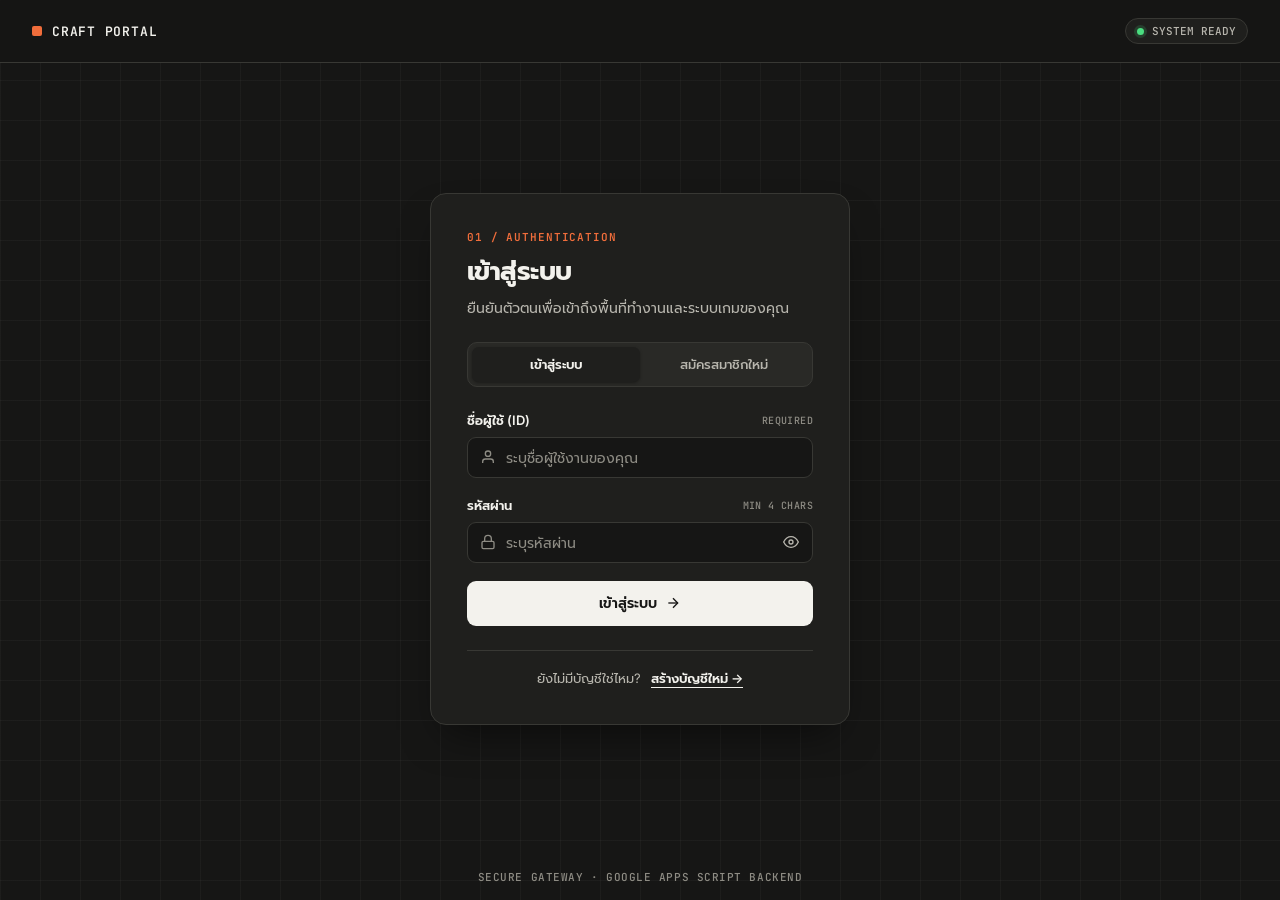
<file: index.html>
<!DOCTYPE html>
<html lang="th">
<head>
  <meta charset="UTF-8">
  <meta name="viewport" content="width=device-width, initial-scale=1.0">
  <title>เข้าสู่ระบบ / ลงทะเบียน — Workspace Portal</title>
  <!-- โหลดฟอนต์สไตล์ ArtCraft (Sans + Mono + Thai) -->
  <link rel="preconnect" href="https://fonts.googleapis.com">
  <link rel="preconnect" href="https://fonts.gstatic.com" crossorigin>
  <link href="https://fonts.googleapis.com/css2?family=Inter:wght@400;500;600;700&family=JetBrains+Mono:wght@400;500;600&family=Prompt:wght@400;500;600&display=swap" rel="stylesheet">
  <link rel="stylesheet" href="login.css">
</head>
<body>

  <!-- พื้นหลังตาราง Grid สไตล์ Studio -->
  <div class="bg-grid"></div>

  <!-- แถบเมนูด้านบนสไตล์ ArtCraft -->
  <header class="top-nav">
    <div class="brand">
      <span class="brand-dot"></span>
      <span class="brand-name">CRAFT PORTAL</span>
    </div>
    <div class="system-badge">
      <span class="pulse-dot"></span>
      <span>SYSTEM READY</span>
    </div>
  </header>

  <!-- ส่วนเนื้อหาหลัก -->
  <main class="main-container">
    <div class="login-card">
      <!-- หัวข้อสไตล์ Editorial มีเลขกำกับ -->
      <div class="card-header">
        <div class="eyebrow" id="eyebrowText">01 / AUTHENTICATION</div>
        <h1 id="formTitle">เข้าสู่ระบบ</h1>
        <p class="subtitle" id="formSubtitle">ยืนยันตัวตนเพื่อเข้าถึงพื้นที่ทำงานและระบบเกมของคุณ</p>
      </div>

      <!-- แถบสลับโหมดแบบ Tab Pill -->
      <div class="mode-tabs">
        <button type="button" class="tab-btn active" id="tabLogin">เข้าสู่ระบบ</button>
        <button type="button" class="tab-btn" id="tabRegister">สมัครสมาชิกใหม่</button>
      </div>
      
      <form id="authForm" novalidate>
        <div class="input-group">
          <div class="label-row">
            <label for="username">ชื่อผู้ใช้ (ID)</label>
            <span class="mono-hint">REQUIRED</span>
          </div>
          <div class="input-wrapper">
            <svg class="input-icon" viewBox="0 0 24 24" fill="none" stroke="currentColor" stroke-width="2">
              <path d="M20 21v-2a4 4 0 0 0-4-4H8a4 4 0 0 0-4 4v2"></path>
              <circle cx="12" cy="7" r="4"></circle>
            </svg>
            <input type="text" id="username" placeholder="ระบุชื่อผู้ใช้งานของคุณ" autocomplete="username" required>
          </div>
        </div>

        <div class="input-group">
          <div class="label-row">
            <label for="password">รหัสผ่าน</label>
            <span class="mono-hint">MIN 4 CHARS</span>
          </div>
          <div class="input-wrapper">
            <svg class="input-icon" viewBox="0 0 24 24" fill="none" stroke="currentColor" stroke-width="2">
              <rect x="3" y="11" width="18" height="11" rx="2" ry="2"></rect>
              <path d="M7 11V7a5 5 0 0 1 10 0v4"></path>
            </svg>
            <input type="password" id="password" placeholder="ระบุรหัสผ่าน" autocomplete="current-password" required>
            <button type="button" class="toggle-password" id="togglePasswordBtn" aria-label="แสดงหรือซ่อนรหัสผ่าน">
              <svg id="eyeIcon" viewBox="0 0 24 24" fill="none" stroke="currentColor" stroke-width="2">
                <path d="M1 12s4-8 11-8 11 8 11 8-4 8-11 8-11-8-11-8z"></path>
                <circle cx="12" cy="12" r="3"></circle>
              </svg>
            </button>
          </div>
        </div>

        <!-- กล่องแสดงสถานะ (Alert Banner) -->
        <div id="statusBox" class="status-box hidden" role="alert">
          <span id="statusIcon" class="status-icon"></span>
          <span id="statusMessage"></span>
        </div>

        <button type="submit" id="submitBtn" class="btn btn-primary">
          <span class="btn-text" id="btnText">เข้าสู่ระบบ</span>
          <span class="spinner hidden" id="btnSpinner"></span>
          <svg class="arrow-icon" id="btnArrow" viewBox="0 0 24 24" fill="none" stroke="currentColor" stroke-width="2">
            <line x1="5" y1="12" x2="19" y2="12"></line>
            <polyline points="12 5 19 12 12 19"></polyline>
          </svg>
        </button>
      </form>

      <div class="card-footer">
        <span id="toggleText">ยังไม่มีบัญชีใช่ไหม?</span>
        <a href="#" id="toggleBtn">สร้างบัญชีใหม่ →</a>
      </div>
    </div>
  </main>

  <footer class="bottom-footer">
    <span>SECURE GATEWAY · GOOGLE APPS SCRIPT BACKEND</span>
  </footer>

  <script src="login.js"></script>
</body>
</html>
</file>
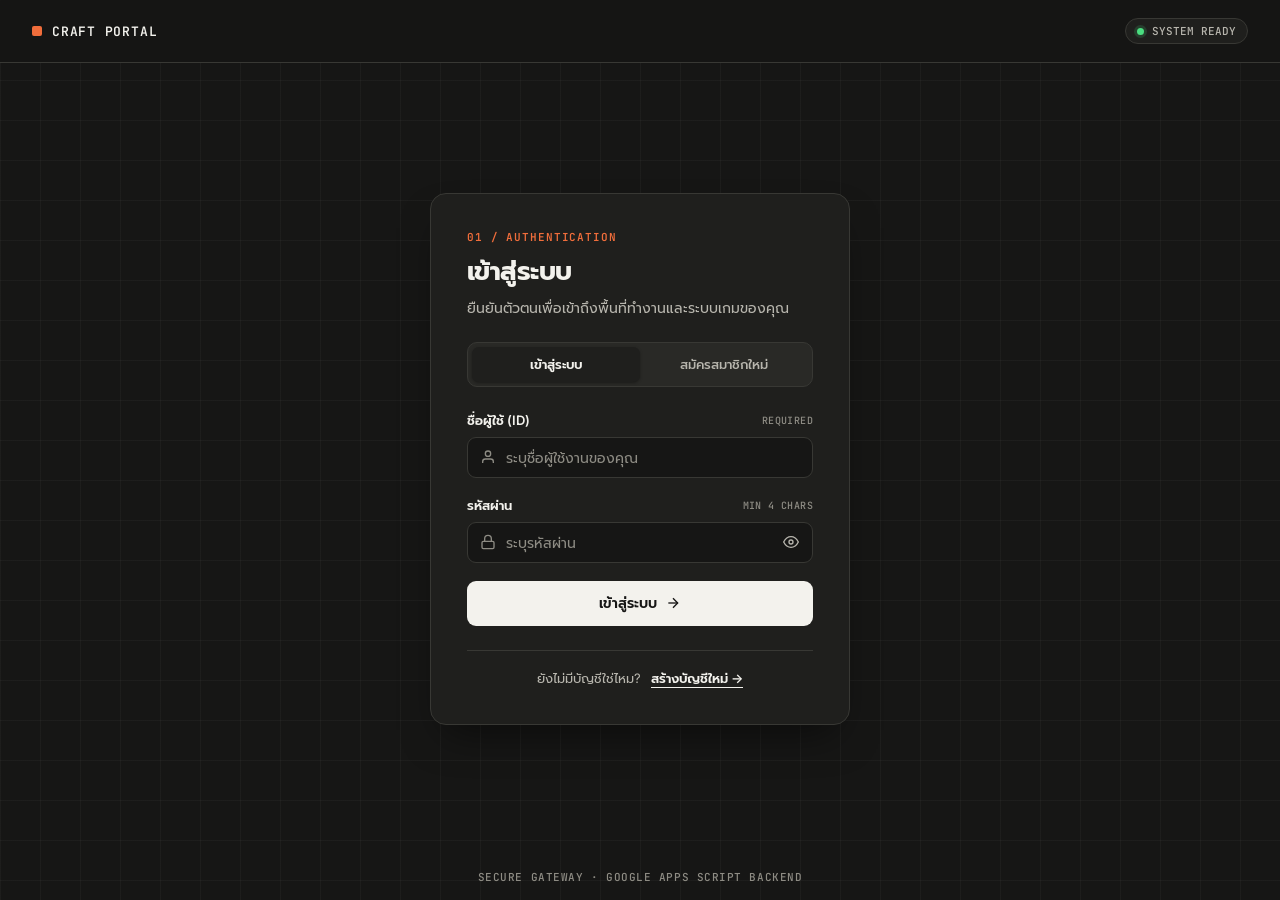
<file: game/home.html>
<!DOCTYPE html>
<html lang="th">
<head>
    <meta charset="UTF-8">
    <meta name="viewport" content="width=device-width, initial-scale=1.0">
    <title>MiniGameSeaLion — Craft Arcade</title>
    <link rel="stylesheet" href="home.css">
    <link rel="preconnect" href="https://fonts.googleapis.com">
    <link rel="preconnect" href="https://fonts.gstatic.com" crossorigin>
    <link href="https://fonts.googleapis.com/css2?family=Inter:wght@400;500;600;700&family=JetBrains+Mono:wght@400;500;600&family=Prompt:wght@300;400;500;600;700&display=swap" rel="stylesheet">
</head>
<body>

    <div class="bg-grid" aria-hidden="true"></div>

    <!-- Top Navigation -->
    <header class="top-nav">
        <div class="nav-left">
            <a href="#home" class="brand">
                <span class="brand-mark"></span>
                <span>MINIGAMESEALION</span>
            </a>
            <nav class="nav-links">
                <a href="#home">Overview</a>
                <a href="#games">Lineup</a>
                <a href="#principles">Principles</a>
            </nav>
        </div>

        <div class="nav-right">
            <span class="user-pill" id="userGreeting"></span>
            <button type="button" id="logoutBtn" class="btn-outline-sm">ออกจากระบบ</button>
        </div>
    </header>

    <!-- 01 / Hero Section -->
    <section id="home" class="hero">
        <div class="container">
            <div class="section-eyebrow">01 / CRAFT ARCADE</div>
            <div class="hero-meta">Six mini-games · Browser native · Curated by MiniGameSeaLion</div>
            <h1 class="hero-title">Six crafts.<br>One arcade.</h1>
            <p class="hero-desc">
                คอลเลกชันมินิเกมที่คัดสรรและสร้างสรรค์โดยคณะสมาคมสิงโตทะเล เปิดเล่นได้ทันทีบนเบราว์เซอร์
                พร้อมระบบจัดหมวดหมู่และการเข้าถึงที่รวดเร็วในที่เดียว
            </p>

            <div class="hero-actions">
                <a href="#games" class="btn-dark">
                    <span>Explore Lineup</span>
                    <span>↓</span>
                </a>
                <a href="https://discord.gg/RrQ9C48Pck" target="_blank" rel="noopener noreferrer" class="btn-discord-hero">
                    <span>Discord · คณะสมาคมสิงโตทะเล</span>
                    <span>↗</span>
                </a>
                <div class="hero-spec-pills">
                    <span class="spec-pill">06 TITLES</span>
                    <span class="spec-pill">WEB ENGINE</span>
                    <span class="spec-pill">INSTANT PLAY</span>
                </div>
            </div>
        </div>
    </section>

    <!-- 02 / The Lineup -->
    <section id="games" class="games-section">
        <div class="container">
            <div class="section-header">
                <div>
                    <div class="section-eyebrow">02 / THE LINEUP</div>
                    <h2>Pick a game to play</h2>
                    <p class="section-sub">คณะสมาคมสิงโตทะเล — เลือกเกมที่ต้องการเล่นหรือกรองตามหมวดหมู่</p>
                </div>

                <!-- Filter Bar -->
                <div class="filter-bar" role="tablist" aria-label="หมวดหมู่เกม">
                    <button type="button" class="filter-btn active" data-category="all">ทั้งหมด</button>
                    <button type="button" class="filter-btn" data-category="arcade">อาร์เคด</button>
                    <button type="button" class="filter-btn" data-category="action">แอคชั่น</button>
                    <button type="button" class="filter-btn" data-category="puzzle">พัซเซิล</button>
                    <button type="button" class="filter-btn" data-category="strategy">กลยุทธ์</button>
                </div>
            </div>

            <!-- Game Cards Grid -->
            <div class="game-grid">

                <!-- 01 Snake -->
                <article class="game-card" data-category="arcade">
                    <div class="card-top">
                        <span class="card-num">01</span>
                        <span class="card-cat">ARCADE</span>
                    </div>
                    <div class="card-preview preview-1">
                        <div class="preview-inner-grid"></div>
                        <span class="preview-emoji">🐍</span>
                        <span class="preview-badge">CLASSIC</span>
                    </div>
                    <div class="card-body">
                        <div class="card-title-row">
                            <h3>Snake</h3>
                            <span class="card-tag-pill">Ready</span>
                        </div>
                        <p class="card-desc">เกมงูกินจุด เลื้อยเก็บแต้มและทำลายสถิติความยาวสูงสุด</p>
                        <div class="card-meta">
                            <span>MODE: SOLO</span>
                            <span>SPEED: DYNAMIC</span>
                        </div>
                    </div>
                    <div class="card-footer">
                        <button type="button" class="btn-card-action" data-game="Snake">
                            <span>Launch Snake</span>
                            <span>↗</span>
                        </button>
                    </div>
                </article>

                <!-- 02 XO -->
                <article class="game-card" data-category="strategy">
                    <div class="card-top">
                        <span class="card-num">02</span>
                        <span class="card-cat">STRATEGY</span>
                    </div>
                    <div class="card-preview preview-2">
                        <div class="preview-inner-grid"></div>
                        <span class="preview-emoji">❌⭕</span>
                        <span class="preview-badge">3×3 GRID</span>
                    </div>
                    <div class="card-body">
                        <div class="card-title-row">
                            <h3>Tic-Tac-Toe</h3>
                            <span class="card-tag-pill">Ready</span>
                        </div>
                        <p class="card-desc">เกมกระดาน XO ประลองการวางหมาก 3 ช่องเรียงกัน</p>
                        <div class="card-meta">
                            <span>MODE: PVP / AI</span>
                            <span>BOARD: 3×3</span>
                        </div>
                    </div>
                    <div class="card-footer">
                        <button type="button" class="btn-card-action" data-game="Tic-Tac-Toe">
                            <span>Launch Tic-Tac-Toe</span>
                            <span>↗</span>
                        </button>
                    </div>
                </article>

                <!-- 03 Space Runner -->
                <article class="game-card" data-category="action">
                    <div class="card-top">
                        <span class="card-num">03</span>
                        <span class="card-cat">ACTION</span>
                    </div>
                    <div class="card-preview preview-3">
                        <div class="preview-inner-grid"></div>
                        <span class="preview-emoji">🚀</span>
                        <span class="preview-badge">SURVIVAL</span>
                    </div>
                    <div class="card-body">
                        <div class="card-title-row">
                            <h3>Space Runner</h3>
                            <span class="card-tag-pill">Ready</span>
                        </div>
                        <p class="card-desc">บังคับยานอวกาศฝ่าดงอุกกาบาตและเก็บคะแนนระยะทาง</p>
                        <div class="card-meta">
                            <span>MODE: ENDLESS</span>
                            <span>REFLEX: HIGH</span>
                        </div>
                    </div>
                    <div class="card-footer">
                        <button type="button" class="btn-card-action" data-game="Space Runner">
                            <span>Launch Space Runner</span>
                            <span>↗</span>
                        </button>
                    </div>
                </article>

                <!-- 04 Memory Match -->
                <article class="game-card" data-category="puzzle">
                    <div class="card-top">
                        <span class="card-num">04</span>
                        <span class="card-cat">PUZZLE</span>
                    </div>
                    <div class="card-preview preview-4">
                        <div class="preview-inner-grid"></div>
                        <span class="preview-emoji">🧠</span>
                        <span class="preview-badge">MEMORY</span>
                    </div>
                    <div class="card-body">
                        <div class="card-title-row">
                            <h3>Memory Match</h3>
                            <span class="card-tag-pill">Ready</span>
                        </div>
                        <p class="card-desc">เปิดไพ่จับคู่สัญลักษณ์ที่ซ่อนอยู่ ทดสอบความจำและสมาธิ</p>
                        <div class="card-meta">
                            <span>MODE: TIMED</span>
                            <span>FOCUS: MEMORY</span>
                        </div>
                    </div>
                    <div class="card-footer">
                        <button type="button" class="btn-card-action" data-game="Memory Match">
                            <span>Launch Memory Match</span>
                            <span>↗</span>
                        </button>
                    </div>
                </article>

                <!-- 05 Chess -->
                <article class="game-card" data-category="strategy">
                    <div class="card-top">
                        <span class="card-num">05</span>
                        <span class="card-cat">STRATEGY</span>
                    </div>
                    <div class="card-preview preview-5">
                        <div class="preview-inner-grid"></div>
                        <span class="preview-emoji">♟️</span>
                        <span class="preview-badge">BOARD</span>
                    </div>
                    <div class="card-body">
                        <div class="card-title-row">
                            <h3>Chess</h3>
                            <span class="card-tag-pill">Ready</span>
                        </div>
                        <p class="card-desc">หมากรุกสากล วางแผนเดินหมากและชิงความได้เปรียบบนกระดาน</p>
                        <div class="card-meta">
                            <span>MODE: TACTICAL</span>
                            <span>BOARD: 8×8</span>
                        </div>
                    </div>
                    <div class="card-footer">
                        <button type="button" class="btn-card-action" data-game="Chess">
                            <span>Launch Chess</span>
                            <span>↗</span>
                        </button>
                    </div>
                </article>

                <!-- 06 Logic Gate -->
                <article class="game-card" data-category="puzzle">
                    <div class="card-top">
                        <span class="card-num">06</span>
                        <span class="card-cat">PUZZLE</span>
                    </div>
                    <div class="card-preview preview-6">
                        <div class="preview-inner-grid"></div>
                        <span class="preview-emoji">⚡</span>
                        <span class="preview-badge">DIGITAL</span>
                    </div>
                    <div class="card-body">
                        <div class="card-title-row">
                            <h3>Logic Gate</h3>
                            <span class="card-tag-pill">Ready</span>
                        </div>
                        <p class="card-desc">ทดลองต่อและทดสอบวงจรลอจิกเกตแบบโต้ตอบได้ทันที</p>
                        <div class="card-meta">
                            <span>MODE: SANDBOX</span>
                            <span>LOGIC: GATES</span>
                        </div>
                    </div>
                    <div class="card-footer">
                        <button type="button" class="btn-card-action" data-game="Logic Gate">
                            <span>Launch Logic Gate</span>
                            <span>↗</span>
                        </button>
                    </div>
                </article>

            </div>
        </div>
    </section>

    <!-- 03 / Principles -->
    <section id="principles" class="principles-section">
        <div class="container">
            <div class="section-eyebrow">03 / PRINCIPLES</div>
            <h2>Shared by every game</h2>

            <div class="principles-grid">
                <div class="principle-item">
                    <span class="p-num">01</span>
                    <h3>Instant in browser</h3>
                    <p>ไม่ต้องติดตั้งโปรแกรมเพิ่มเติม เปิดใช้งานและเริ่มเล่นได้ทันทีบนเบราว์เซอร์</p>
                </div>
                <div class="principle-item">
                    <span class="p-num">02</span>
                    <h3>Focused & clean</h3>
                    <p>ออกแบบอินเทอร์เฟซให้เรียบง่าย อ่านง่าย และโฟกัสกับตัวเกมได้เต็มที่</p>
                </div>
                <div class="principle-item">
                    <span class="p-num">03</span>
                    <h3>Built for play</h3>
                    <p>รวบรวมเกมหลากหลายสไตล์ ทั้งแอคชั่น พัซเซิล กลยุทธ์ และอาร์เคดในที่เดียว</p>
                </div>
                <div class="principle-item">
                    <span class="p-num">04</span>
                    <h3>Built for Discord</h3>
                    <p>สร้างขึ้นสำหรับชุมชนดิสคอร์ด "คณะสมาคมสิงโตทะเล" เพื่อเล่นและพูดคุยกันได้สะดวก</p>
                </div>
                <div class="principle-item principle-discord">
                    <span class="p-num">05</span>
                    <h3>Community Hub</h3>
                    <p>เข้าร่วมเซิร์ฟเวอร์ดิสคอร์ดเพื่อรับอัปเดตมินิเกมใหม่และร่วมสนุกกับสมาชิก</p>
                    <a href="https://discord.gg/RrQ9C48Pck" target="_blank" rel="noopener noreferrer" class="btn-discord-link">
                        <span>เข้าร่วมดิสคอร์ด</span>
                        <span>↗</span>
                    </a>
                </div>
            </div>
        </div>
    </section>

    <!-- Footer -->
    <footer class="site-footer">
        <div class="container footer-inner">
            <div>
                <div class="footer-brand">MINIGAMESEALION</div>
                <div class="footer-copy">คณะสมาคมสิงโตทะเล · Crafted Arcade Collection</div>
            </div>
            <div class="footer-right">
                <a href="https://discord.gg/RrQ9C48Pck" target="_blank" rel="noopener noreferrer" class="footer-discord-link">
                    Discord Server ↗
                </a>
                <div class="footer-mono">© 2026 MINIGAMESEALION</div>
            </div>
        </div>
    </footer>

    <script src="home.js"></script>
</body>
</html>
</file>
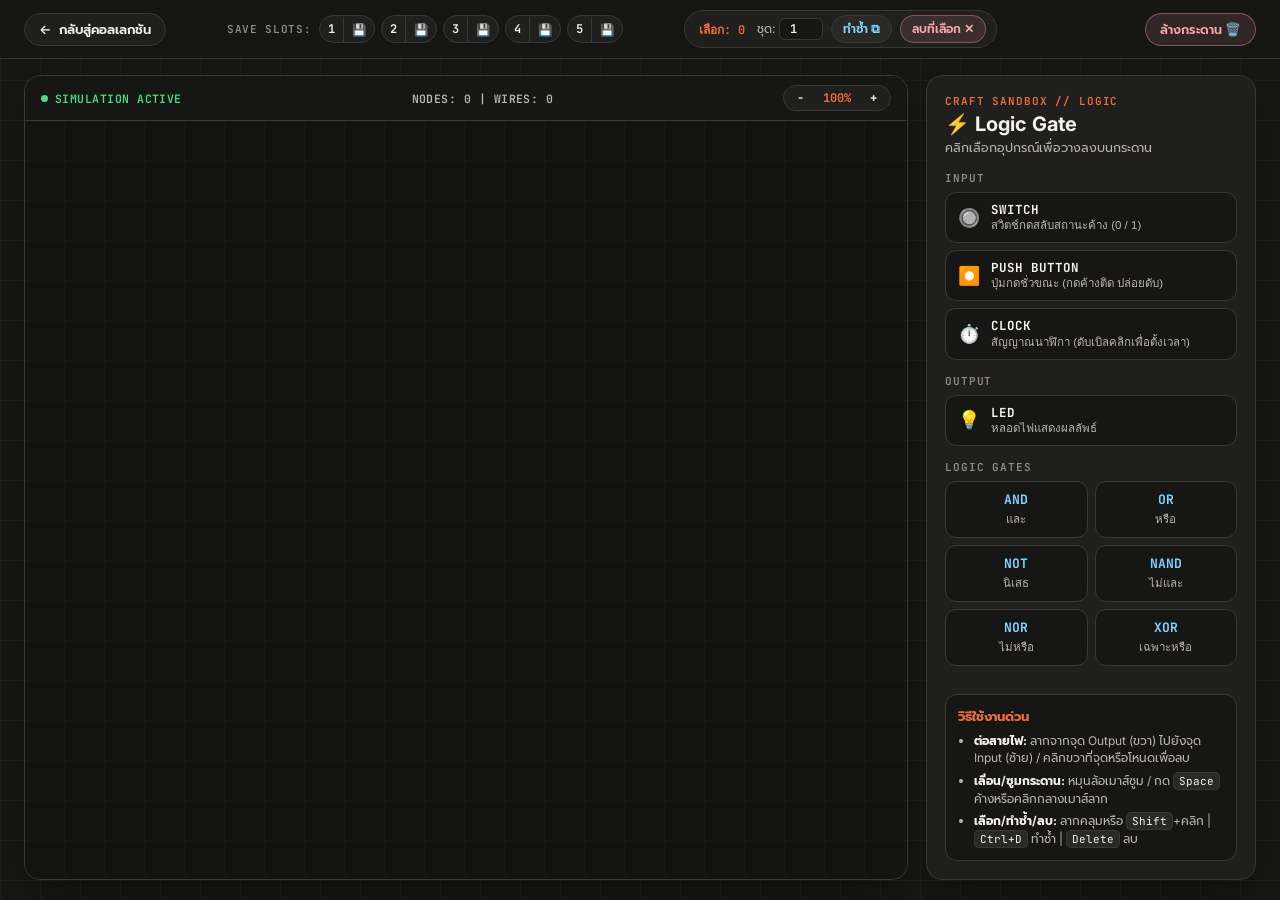
<file: game/logic.html>
<!DOCTYPE html>
<html lang="th">
<head>
    <meta charset="UTF-8">
    <meta name="viewport" content="width=device-width, initial-scale=1.0">
    <title>Logic Gate — MiniGameSeaLion Craft</title>
    <link rel="stylesheet" href="logic.css">
    <link rel="preconnect" href="https://fonts.googleapis.com">
    <link rel="preconnect" href="https://fonts.gstatic.com" crossorigin>
    <link href="https://fonts.googleapis.com/css2?family=Inter:wght@400;500;600;700&family=JetBrains+Mono:wght@400;500;600;700&family=Prompt:wght@300;400;500;600;700&display=swap" rel="stylesheet">
</head>
<body>

    <div class="bg-grid" aria-hidden="true"></div>

    <!-- Top Navigation Bar -->
    <header class="top-bar">
        <a href="home.html" class="btn-back">
            <span>←</span>
            <span>กลับสู่คอลเลกชัน</span>
        </a>

        <!-- ช่องเซฟ 5 ช่อง -->
        <div class="save-slots-bar">
            <span class="save-label">SAVE SLOTS:</span>
            <div class="slot-group" data-slot="1">
                <button type="button" class="slot-load" title="โหลดช่องที่ 1">1</button>
                <button type="button" class="slot-save" title="บันทึกลงช่องที่ 1">💾</button>
            </div>
            <div class="slot-group" data-slot="2">
                <button type="button" class="slot-load" title="โหลดช่องที่ 2">2</button>
                <button type="button" class="slot-save" title="บันทึกลงช่องที่ 2">💾</button>
            </div>
            <div class="slot-group" data-slot="3">
                <button type="button" class="slot-load" title="โหลดช่องที่ 3">3</button>
                <button type="button" class="slot-save" title="บันทึกลงช่องที่ 3">💾</button>
            </div>
            <div class="slot-group" data-slot="4">
                <button type="button" class="slot-load" title="โหลดช่องที่ 4">4</button>
                <button type="button" class="slot-save" title="บันทึกลงช่องที่ 4">💾</button>
            </div>
            <div class="slot-group" data-slot="5">
                <button type="button" class="slot-load" title="โหลดช่องที่ 5">5</button>
                <button type="button" class="slot-save" title="บันทึกลงช่องที่ 5">💾</button>
            </div>
        </div>

        <!-- เครื่องมือจัดการจำนวนมาก -->
        <div class="batch-actions">
            <span id="selectedCount" class="selected-badge">เลือก: 0</span>
            <label class="dup-count-label">
                ชุด:
                <input type="number" id="dupCountInput" class="dup-count-input" min="1" max="50" value="1" title="จำนวนชุดที่ต้องการทำซ้ำ">
            </label>
            <button type="button" id="duplicateBtn" class="btn-action" title="ทำซ้ำอุปกรณ์ที่เลือก (Ctrl+D)">ทำซ้ำ ⧉</button>
            <button type="button" id="deleteSelectedBtn" class="btn-danger-soft" title="ลบอุปกรณ์ที่เลือก (Delete)">ลบที่เลือก ✕</button>
        </div>

        <div class="top-actions">
            <span id="saveToast" class="save-toast">บันทึกแล้ว!</span>
            <button type="button" id="clearBtn" class="btn-danger">ล้างกระดาน 🗑️</button>
        </div>
    </header>

    <!-- Main Workbench (Canvas ซ้าย / Menu ขวา) -->
    <main class="sandbox-layout">

        <!-- Left Canvas: พื้นที่ต่อวงจร -->
        <section class="board-stage">
            <div class="stage-hud">
                <span class="hud-status"><span class="dot"></span> SIMULATION ACTIVE</span>
                <span id="statsText" class="hud-stats">NODES: 0 | WIRES: 0</span>
                <div class="zoom-controls">
                    <button type="button" id="zoomOutBtn" class="zoom-btn" title="ซูมออก">-</button>
                    <button type="button" id="zoomResetBtn" class="zoom-btn zoom-pct" title="รีเซ็ตมุมมอง (100%)">100%</button>
                    <button type="button" id="zoomInBtn" class="zoom-btn" title="ซูมเข้า">+</button>
                </div>
            </div>
            <div class="canvas-container" id="canvasContainer">
                <canvas id="logicCanvas"></canvas>
            </div>
        </section>

        <!-- Right Toolbar: อุปกรณ์ Logic Gates -->
        <aside class="palette-panel">
            <div class="panel-header">
                <span class="panel-eyebrow">CRAFT SANDBOX // LOGIC</span>
                <h2>⚡ Logic Gate</h2>
                <p>คลิกเลือกอุปกรณ์เพื่อวางลงบนกระดาน</p>
            </div>

            <!-- หมวด INPUT -->
            <div class="component-group">
                <span class="group-label">INPUT</span>
                <button type="button" class="comp-btn" data-type="SWITCH">
                    <span class="comp-icon">🔘</span>
                    <div class="comp-meta">
                        <strong>SWITCH</strong>
                        <small>สวิตช์กดสลับสถานะค้าง (0 / 1)</small>
                    </div>
                </button>
                <button type="button" class="comp-btn" data-type="BUTTON">
                    <span class="comp-icon">⏺️</span>
                    <div class="comp-meta">
                        <strong>PUSH BUTTON</strong>
                        <small>ปุ่มกดชั่วขณะ (กดค้างติด ปล่อยดับ)</small>
                    </div>
                </button>
                <button type="button" class="comp-btn" data-type="CLOCK">
                    <span class="comp-icon">⏱️</span>
                    <div class="comp-meta">
                        <strong>CLOCK</strong>
                        <small>สัญญาณนาฬิกา (ดับเบิลคลิกเพื่อตั้งเวลา)</small>
                    </div>
                </button>
            </div>

            <!-- หมวด OUTPUT -->
            <div class="component-group">
                <span class="group-label">OUTPUT</span>
                <button type="button" class="comp-btn" data-type="LED">
                    <span class="comp-icon">💡</span>
                    <div class="comp-meta">
                        <strong>LED</strong>
                        <small>หลอดไฟแสดงผลลัพธ์</small>
                    </div>
                </button>
            </div>

            <!-- หมวด LOGIC GATES -->
            <div class="component-group">
                <span class="group-label">LOGIC GATES</span>
                <div class="gate-grid">
                    <button type="button" class="comp-btn gate-item" data-type="AND"><strong>AND</strong><small>และ</small></button>
                    <button type="button" class="comp-btn gate-item" data-type="OR"><strong>OR</strong><small>หรือ</small></button>
                    <button type="button" class="comp-btn gate-item" data-type="NOT"><strong>NOT</strong><small>นิเสธ</small></button>
                    <button type="button" class="comp-btn gate-item" data-type="NAND"><strong>NAND</strong><small>ไม่และ</small></button>
                    <button type="button" class="comp-btn gate-item" data-type="NOR"><strong>NOR</strong><small>ไม่หรือ</small></button>
                    <button type="button" class="comp-btn gate-item" data-type="XOR"><strong>XOR</strong><small>เฉพาะหรือ</small></button>
                </div>
            </div>

            <div class="help-box">
                <h3>วิธีใช้งานด่วน</h3>
                <ul>
                    <li><strong>ต่อสายไฟ:</strong> ลากจากจุด Output (ขวา) ไปยังจุด Input (ซ้าย) / คลิกขวาที่จุดหรือโหนดเพื่อลบ</li>
                    <li><strong>เลื่อน/ซูมกระดาน:</strong> หมุนล้อเมาส์ซูม / กด <code>Space</code> ค้างหรือคลิกกลางเมาส์ลาก</li>
                    <li><strong>เลือก/ทำซ้ำ/ลบ:</strong> ลากคลุมหรือ <code>Shift</code>+คลิก | <code>Ctrl+D</code> ทำซ้ำ | <code>Delete</code> ลบ</li>
                </ul>
            </div>
        </aside>

    </main>

    <script src="logic.js"></script>
</body>
</html>
</file>
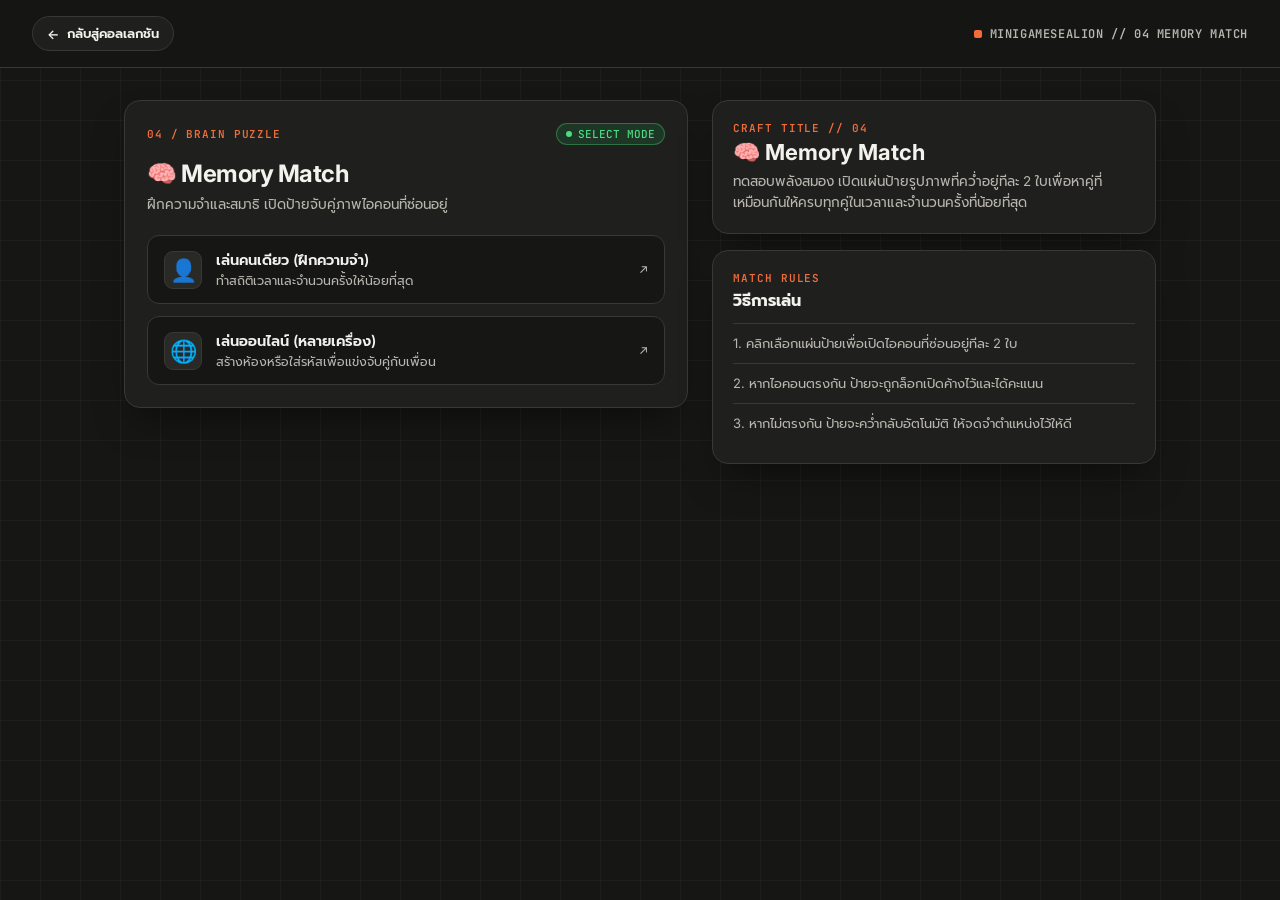
<file: game/memory.html>
<!DOCTYPE html>
<html lang="th">
<head>
    <meta charset="UTF-8">
    <meta name="viewport" content="width=device-width, initial-scale=1.0, maximum-scale=1.0, user-scalable=no">
    <title>Memory Match — MiniGameSeaLion Craft</title>
    <link rel="stylesheet" href="memory.css">
    <link rel="preconnect" href="https://fonts.googleapis.com">
    <link rel="preconnect" href="https://fonts.gstatic.com" crossorigin>
    <link href="https://fonts.googleapis.com/css2?family=Inter:wght@400;500;600;700&family=JetBrains+Mono:wght@400;500;600;700&family=Prompt:wght@300;400;500;600;700&display=swap" rel="stylesheet">
</head>
<body>

    <div class="bg-grid" aria-hidden="true"></div>

    <!-- Top Navigation Bar -->
    <header class="top-bar">
        <a href="home.html" class="btn-back">
            <span>←</span>
            <span>กลับสู่คอลเลกชัน</span>
        </a>
        <div class="top-brand">
            <span class="brand-dot"></span>
            <span>MINIGAMESEALION // 04 MEMORY MATCH</span>
        </div>
    </header>

    <!-- Main 2-Column Workspace -->
    <main class="arcade-layout">

        <!-- ฝั่งซ้าย: พื้นที่เลือกโหมด / ล็อบบี้ออนไลน์ / กระดานไพ่ -->
        <section class="canvas-stage">

            <!-- 1. หน้าเลือกโหมดเกม -->
            <div id="modeSelection" class="lobby-section">
                <div class="stage-header">
                    <span class="game-eyebrow">04 / BRAIN PUZZLE</span>
                    <span class="live-indicator"><span class="dot"></span> SELECT MODE</span>
                </div>
                <h1>🧠 Memory Match</h1>
                <p class="section-desc">ฝึกความจำและสมาธิ เปิดป้ายจับคู่ภาพไอคอนที่ซ่อนอยู่</p>

                <div class="mode-buttons">
                    <button type="button" onclick="selectMode('single')" class="btn-mode">
                        <span class="icon">👤</span>
                        <div>
                            <strong>เล่นคนเดียว (ฝึกความจำ)</strong>
                            <span>ทำสถิติเวลาและจำนวนครั้งให้น้อยที่สุด</span>
                        </div>
                        <span class="mode-arrow">↗</span>
                    </button>
                    <button type="button" onclick="selectMode('online')" class="btn-mode">
                        <span class="icon">🌐</span>
                        <div>
                            <strong>เล่นออนไลน์ (หลายเครื่อง)</strong>
                            <span>สร้างห้องหรือใส่รหัสเพื่อแข่งจับคู่กับเพื่อน</span>
                        </div>
                        <span class="mode-arrow">↗</span>
                    </button>
                </div>
            </div>

            <!-- 2. หน้าล็อบบี้ออนไลน์ -->
            <div id="onlineLobby" class="lobby-section hidden">
                <div class="stage-header">
                    <span class="game-eyebrow">ONLINE LOBBY</span>
                    <span class="live-indicator"><span class="dot"></span> NETWORK</span>
                </div>
                <h1>🌐 ห้องเกมออนไลน์</h1>
                <p class="section-desc">สร้างห้องใหม่เพื่อรับรหัส หรือกรอกรหัส 8 หลักเพื่อเข้าร่วม</p>

                <div class="lobby-box">
                    <button type="button" onclick="createOnlineRoom()" class="btn-primary">✨ สร้างห้องใหม่</button>
                    <div class="divider"><span>หรือเชื่อมต่อด้วยรหัส</span></div>
                    <div class="join-group">
                        <input type="text" id="roomIdInput" placeholder="รหัส 8 หลัก" maxlength="8">
                        <button type="button" onclick="joinOnlineRoom()" class="btn-secondary">เข้าร่วม</button>
                    </div>
                </div>

                <div id="roomInfoBox" class="room-info hidden">
                    <p>รหัสห้องของคุณ:</p>
                    <h3 id="displayRoomId">--------</h3>
                    <p id="roomStatusText" class="pulse-text">⏳ กำลังรอผู้เล่นคนที่ 2...</p>
                </div>

                <button type="button" onclick="backToMenu()" class="btn-back-mode">← กลับไปหน้าเลือกโหมด</button>
            </div>

            <!-- 3. พื้นที่เล่นเกมจริง -->
            <div id="gameArea" class="hidden">
                <div class="stage-header game-active-header">
                    <span class="live-indicator"><span class="dot"></span> LIVE MATCH</span>
                    <button type="button" onclick="restartGame()" class="btn-restart">🔄 เริ่มใหม่ (R)</button>
                </div>

                <div class="turn-indicator hidden" id="turnIndicator">ตาของ: ผู้เล่น 1</div>

                <!-- Score Board -->
                <div class="score-board" id="scoreBoardContainer"></div>

                <!-- แถบสถิติดีที่สุด -->
                <div id="bestRecordBanner" class="best-record-banner">
                    🏆 สถิติดีที่สุด: <span id="bestRecordText">ยังไม่มีสถิติ</span>
                </div>

                <!-- ตารางไพ่ -->
                <div class="cards-grid-wrapper">
                    <div class="cards-grid" id="cardGrid"></div>
                </div>

                <button type="button" onclick="backToMenu()" class="btn-secondary btn-exit-game">← ออกไปหน้าเลือกโหมด</button>
            </div>

        </section>

        <!-- ฝั่งขวา: แผงข้อมูลและกฎกติกา -->
        <aside class="side-panel">
            <div class="panel-card title-card">
                <span class="game-eyebrow">CRAFT TITLE // 04</span>
                <h1>🧠 Memory Match</h1>
                <p>ทดสอบพลังสมอง เปิดแผ่นป้ายรูปภาพที่คว่ำอยู่ทีละ 2 ใบเพื่อหาคู่ที่เหมือนกันให้ครบทุกคู่ในเวลาและจำนวนครั้งที่น้อยที่สุด</p>
            </div>

            <div class="panel-card controls-guide">
                <span class="guide-eyebrow">MATCH RULES</span>
                <h3>วิธีการเล่น</h3>
                <div class="rule-row">
                    <span>1. คลิกเลือกแผ่นป้ายเพื่อเปิดไอคอนที่ซ่อนอยู่ทีละ 2 ใบ</span>
                </div>
                <div class="rule-row">
                    <span>2. หากไอคอนตรงกัน ป้ายจะถูกล็อกเปิดค้างไว้และได้คะแนน</span>
                </div>
                <div class="rule-row">
                    <span>3. หากไม่ตรงกัน ป้ายจะคว่ำกลับอัตโนมัติ ให้จดจำตำแหน่งไว้ให้ดี</span>
                </div>
            </div>
        </aside>

    </main>

    <!-- หน้าต่างแสดงตอนจบเกม -->
    <div id="gameMessage" class="game-message hidden">
        <div class="message-card">
            <span class="overlay-eyebrow">ROUND COMPLETE</span>
            <h2 id="winnerText">🎉 เกมจบแล้ว!</h2>
            <p class="sub-message" id="finalScoreText">คะแนนรวม...</p>
            <div class="modal-actions">
                <button type="button" onclick="restartGame()" class="btn-primary">🔄 เล่นใหม่อีกครั้ง</button>
                <button type="button" onclick="backToMenu()" class="btn-secondary">← กลับหน้าหลัก</button>
            </div>
        </div>
    </div>

    <script src="memory.js"></script>
</body>
</html>
</file>
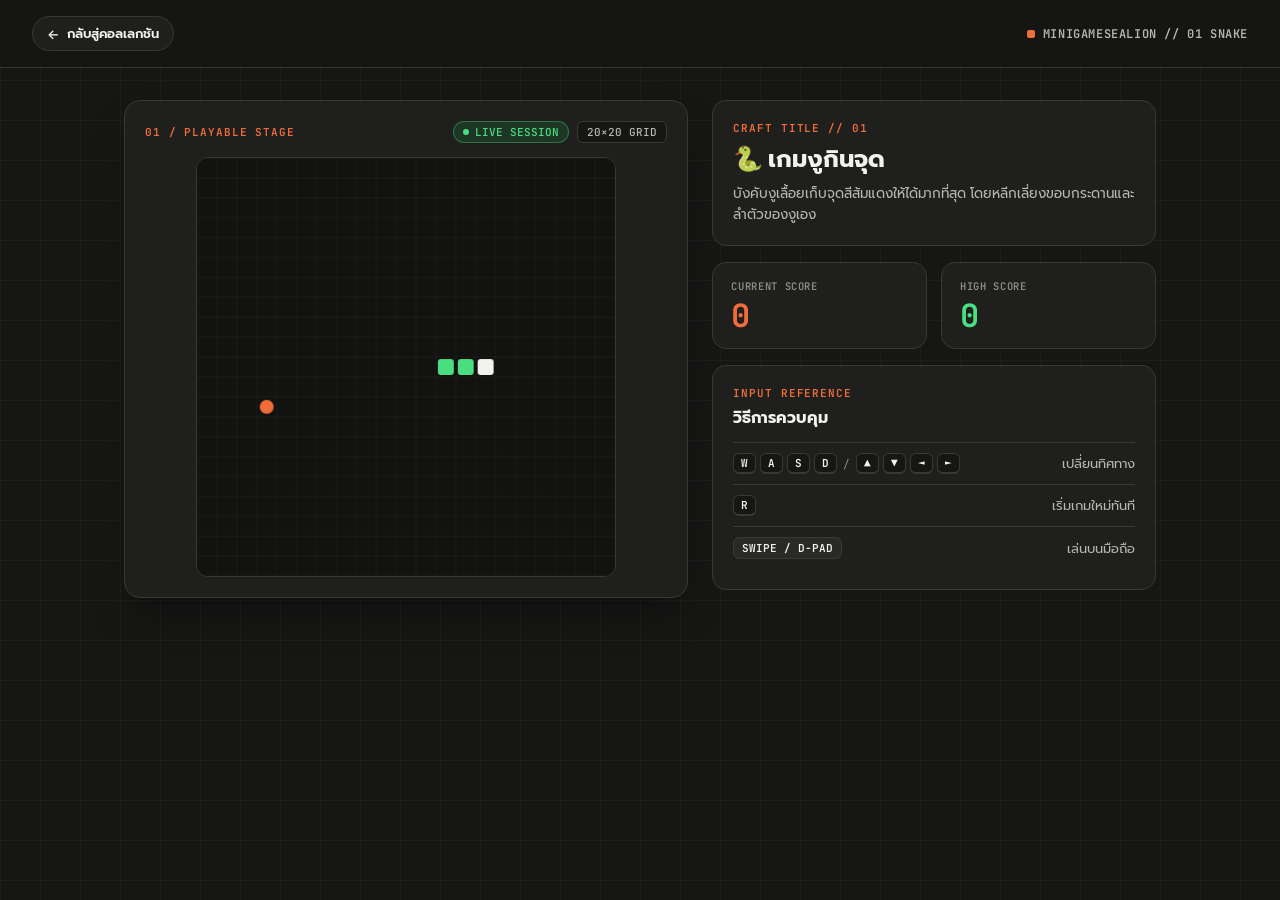
<file: game/snake.html>
<!DOCTYPE html>
<html lang="th">
<head>
    <meta charset="UTF-8">
    <meta name="viewport" content="width=device-width, initial-scale=1.0, maximum-scale=1.0, user-scalable=no">
    <title>Snake — MiniGameSeaLion Craft</title>
    <link rel="stylesheet" href="snake.css">
    <link rel="preconnect" href="https://fonts.googleapis.com">
    <link rel="preconnect" href="https://fonts.gstatic.com" crossorigin>
    <link href="https://fonts.googleapis.com/css2?family=Inter:wght@400;500;600;700&family=JetBrains+Mono:wght@400;500;600;700&family=Prompt:wght@300;400;500;600;700&display=swap" rel="stylesheet">
</head>
<body>

    <div class="bg-grid" aria-hidden="true"></div>

    <!-- Top Navigation Bar -->
    <header class="top-bar">
        <a href="home.html" class="btn-back">
            <span>←</span>
            <span>กลับสู่คอลเลกชัน</span>
        </a>
        <div class="top-brand">
            <span class="brand-dot"></span>
            <span>MINIGAMESEALION // 01 SNAKE</span>
        </div>
    </header>

    <!-- Main 2-Column Workspace -->
    <main class="arcade-layout">

        <!-- ฝั่งซ้าย: พื้นที่กระดานเกม -->
        <section class="canvas-stage">
            <div class="stage-header">
                <div class="stage-eyebrow">01 / PLAYABLE STAGE</div>
                <div class="stage-meta">
                    <span class="live-indicator"><span class="dot"></span> LIVE SESSION</span>
                    <span class="stage-pill">20×20 GRID</span>
                </div>
            </div>

            <div class="canvas-wrapper">
                <canvas id="snakeCanvas" width="420" height="420"></canvas>

                <div id="gameMessage" class="game-message hidden">
                    <span class="overlay-eyebrow">SESSION ENDED</span>
                    <h2 id="messageText">GAME OVER</h2>
                    <p id="subMessageText" class="sub-message">กดปุ่ม R (พ) เพื่อเริ่มใหม่อีกครั้ง</p>
                    <button type="button" id="restartBtn" class="btn-primary">
                        <span>เล่นอีกครั้ง</span>
                        <span>↻</span>
                    </button>
                </div>
            </div>

            <!-- ปุ่มควบคุมสำหรับมือถือ -->
            <div class="touch-controls" aria-label="ปุ่มควบคุมทิศทางบนมือถือ">
                <div class="dpad-row">
                    <button type="button" class="dpad-btn" id="btnUp" aria-label="ขึ้น">▲</button>
                </div>
                <div class="dpad-row">
                    <button type="button" class="dpad-btn" id="btnLeft" aria-label="ซ้าย">◄</button>
                    <button type="button" class="dpad-btn" id="btnDown" aria-label="ลง">▼</button>
                    <button type="button" class="dpad-btn" id="btnRight" aria-label="ขวา">►</button>
                </div>
            </div>
        </section>

        <!-- ฝั่งขวา: ข้อมูลเกม คะแนน และคำสั่งควบคุม -->
        <aside class="side-panel">
            <div class="panel-card title-card">
                <span class="game-eyebrow">CRAFT TITLE // 01</span>
                <h1>🐍 เกมงูกินจุด</h1>
                <p>บังคับงูเลื้อยเก็บจุดสีส้มแดงให้ได้มากที่สุด โดยหลีกเลี่ยงขอบกระดานและลำตัวของงูเอง</p>
            </div>

            <div class="score-grid">
                <div class="score-box current">
                    <span class="score-label">CURRENT SCORE</span>
                    <strong id="score">0</strong>
                </div>
                <div class="score-box best">
                    <span class="score-label">HIGH SCORE</span>
                    <strong id="highScore">0</strong>
                </div>
            </div>

            <div class="panel-card controls-guide">
                <span class="guide-eyebrow">INPUT REFERENCE</span>
                <h3>วิธีการควบคุม</h3>
                <div class="key-row">
                    <div class="key-caps">
                        <kbd>W</kbd><kbd>A</kbd><kbd>S</kbd><kbd>D</kbd>
                        <span class="key-sep">/</span>
                        <kbd>▲</kbd><kbd>▼</kbd><kbd>◄</kbd><kbd>►</kbd>
                    </div>
                    <span>เปลี่ยนทิศทาง</span>
                </div>
                <div class="key-row">
                    <div class="key-caps"><kbd>R</kbd></div>
                    <span>เริ่มเกมใหม่ทันที</span>
                </div>
                <div class="key-row">
                    <div class="key-caps"><span class="mono-note">SWIPE / D-PAD</span></div>
                    <span>เล่นบนมือถือ</span>
                </div>
            </div>
        </aside>

    </main>

    <script src="snake.js"></script>
</body>
</html>
</file>
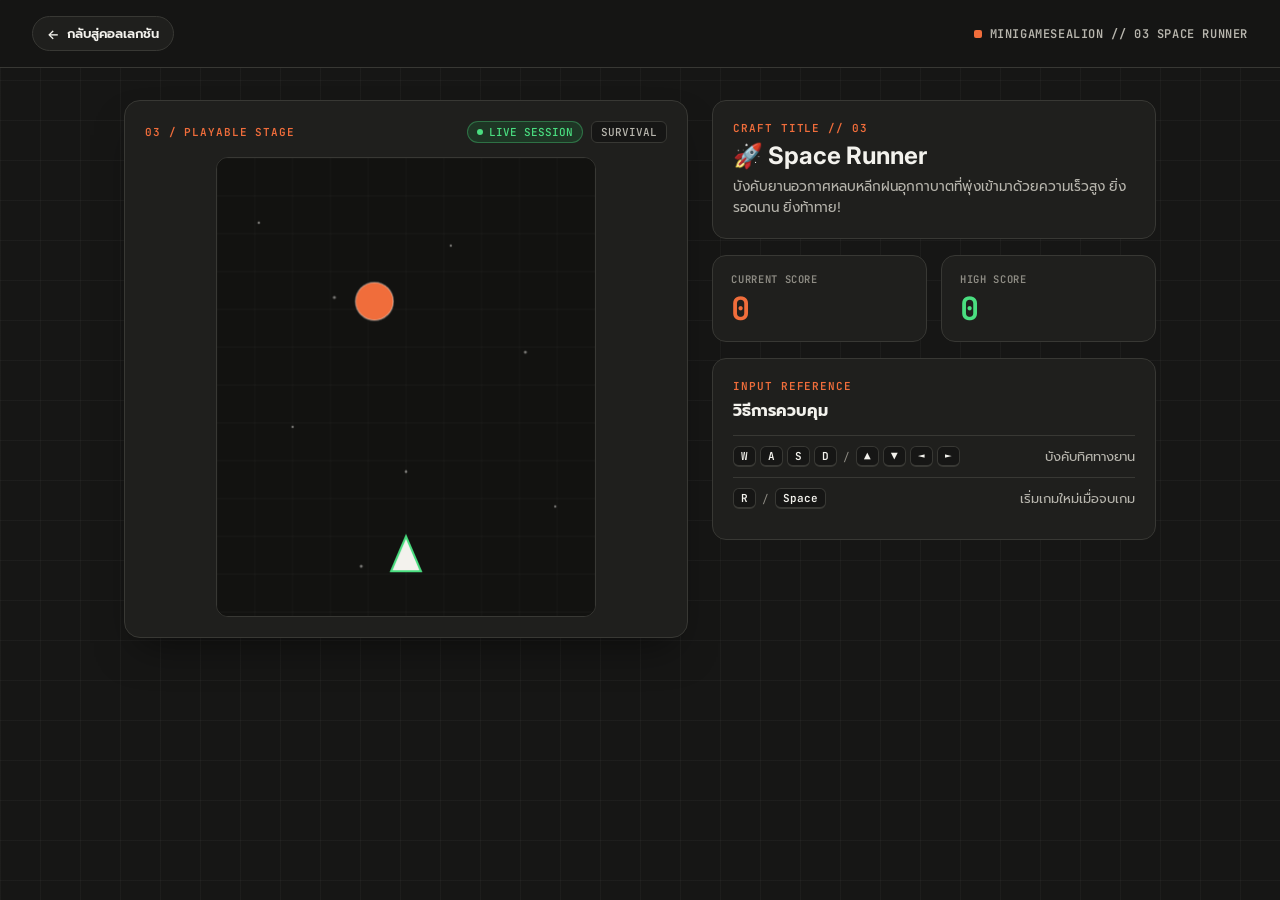
<file: game/space.html>
<!DOCTYPE html>
<html lang="th">
<head>
    <meta charset="UTF-8">
    <meta name="viewport" content="width=device-width, initial-scale=1.0, maximum-scale=1.0, user-scalable=no">
    <title>Space Runner — MiniGameSeaLion Craft</title>
    <link rel="stylesheet" href="space.css">
    <link rel="preconnect" href="https://fonts.googleapis.com">
    <link rel="preconnect" href="https://fonts.gstatic.com" crossorigin>
    <link href="https://fonts.googleapis.com/css2?family=Inter:wght@400;500;600;700&family=JetBrains+Mono:wght@400;500;600;700&family=Prompt:wght@300;400;500;600;700&display=swap" rel="stylesheet">
</head>
<body>

    <div class="bg-grid" aria-hidden="true"></div>

    <!-- Top Navigation Bar -->
    <header class="top-bar">
        <a href="home.html" class="btn-back">
            <span>←</span>
            <span>กลับสู่คอลเลกชัน</span>
        </a>
        <div class="top-brand">
            <span class="brand-dot"></span>
            <span>MINIGAMESEALION // 03 SPACE RUNNER</span>
        </div>
    </header>

    <!-- Main 2-Column Workspace -->
    <main class="arcade-layout">

        <!-- ฝั่งซ้าย: จอเล่นเกมหลัก -->
        <section class="canvas-stage">
            <div class="stage-header">
                <div class="stage-eyebrow">03 / PLAYABLE STAGE</div>
                <div class="stage-meta">
                    <span class="live-indicator"><span class="dot"></span> LIVE SESSION</span>
                    <span class="stage-pill">SURVIVAL</span>
                </div>
            </div>

            <div class="canvas-wrapper">
                <canvas id="spaceCanvas" width="380" height="460"></canvas>

                <!-- หน้าต่างแสดงตอนจบเกม -->
                <div id="gameMessage" class="game-message hidden">
                    <span class="overlay-eyebrow">SESSION ENDED</span>
                    <h2 id="messageText">GAME OVER</h2>
                    <p id="subMessageText" class="sub-message">กดปุ่ม R หรือ Space เพื่อเริ่มใหม่อีกครั้ง</p>
                    <button type="button" id="restartBtn" class="btn-primary">
                        <span>เล่นอีกครั้ง</span>
                        <span>↻</span>
                    </button>
                </div>
            </div>

            <!-- ปุ่มควบคุม 4 ทิศทางสำหรับมือถือ -->
            <div class="mobile-controls" aria-label="ปุ่มควบคุมทิศทางยานบนมือถือ">
                <div class="control-row">
                    <button type="button" id="btnUp" class="control-btn">▲ ขึ้น</button>
                </div>
                <div class="control-row">
                    <button type="button" id="btnLeft" class="control-btn">◀ ซ้าย</button>
                    <button type="button" id="btnDown" class="control-btn">▼ ลง</button>
                    <button type="button" id="btnRight" class="control-btn">ขวา ▶</button>
                </div>
            </div>
        </section>

        <!-- ฝั่งขวา: แผงข้อมูล คะแนน และวิธีเล่น -->
        <aside class="side-panel">
            <div class="panel-card title-card">
                <span class="game-eyebrow">CRAFT TITLE // 03</span>
                <h1>🚀 Space Runner</h1>
                <p>บังคับยานอวกาศหลบหลีกฝนอุกกาบาตที่พุ่งเข้ามาด้วยความเร็วสูง ยิ่งรอดนาน ยิ่งท้าทาย!</p>
            </div>

            <div class="score-grid">
                <div class="score-box current">
                    <span class="score-label">CURRENT SCORE</span>
                    <strong id="score">0</strong>
                </div>
                <div class="score-box best">
                    <span class="score-label">HIGH SCORE</span>
                    <strong id="highScore">0</strong>
                </div>
            </div>

            <div class="panel-card controls-guide">
                <span class="guide-eyebrow">INPUT REFERENCE</span>
                <h3>วิธีการควบคุม</h3>
                <div class="key-row">
                    <div class="key-caps">
                        <kbd>W</kbd><kbd>A</kbd><kbd>S</kbd><kbd>D</kbd>
                        <span class="key-sep">/</span>
                        <kbd>▲</kbd><kbd>▼</kbd><kbd>◄</kbd><kbd>►</kbd>
                    </div>
                    <span>บังคับทิศทางยาน</span>
                </div>
                <div class="key-row">
                    <div class="key-caps">
                        <kbd>R</kbd>
                        <span class="key-sep">/</span>
                        <kbd>Space</kbd>
                    </div>
                    <span>เริ่มเกมใหม่เมื่อจบเกม</span>
                </div>
            </div>
        </aside>

    </main>

    <script src="space.js"></script>
</body>
</html>
</file>
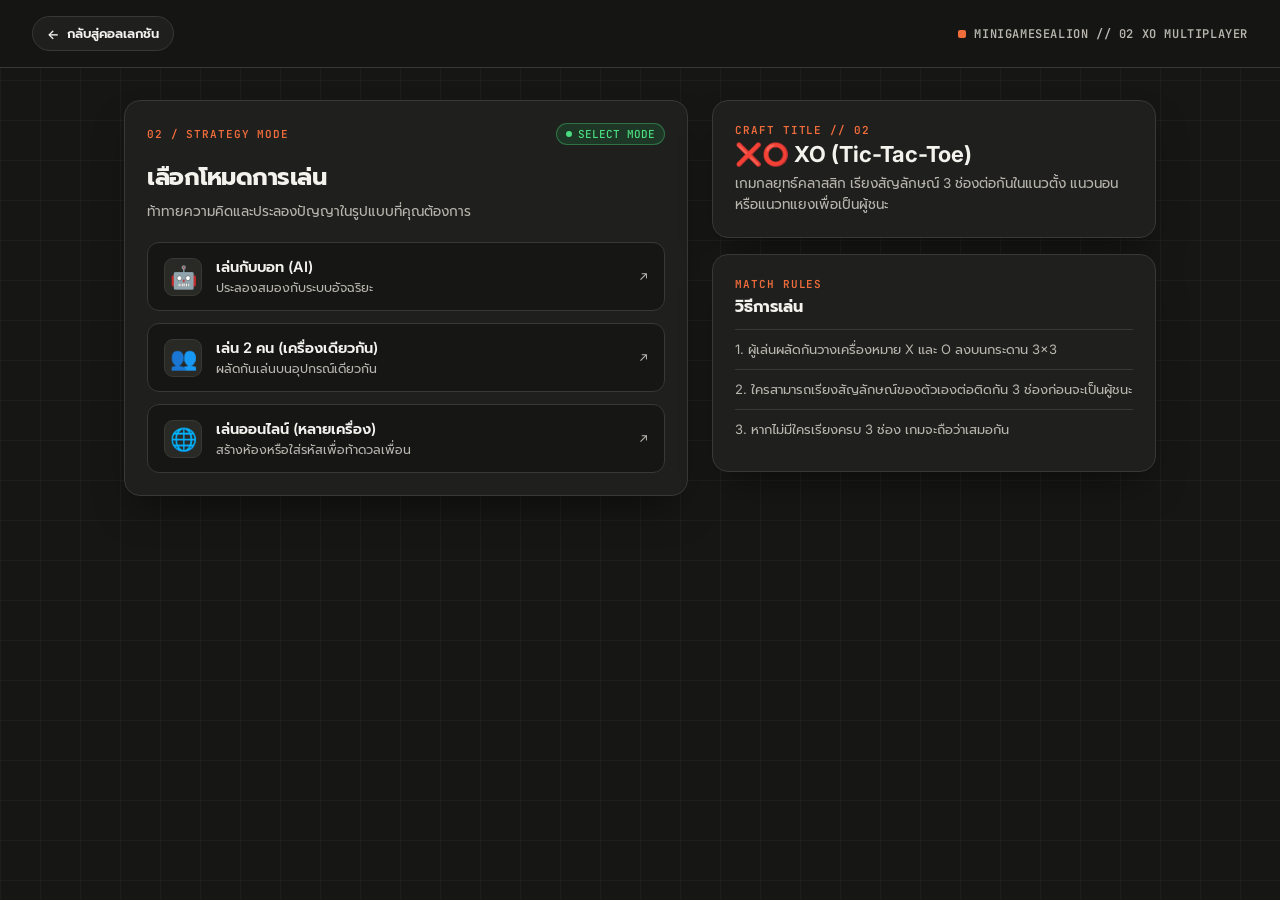
<file: game/xo.html>
<!DOCTYPE html>
<html lang="th">
<head>
    <meta charset="UTF-8">
    <meta name="viewport" content="width=device-width, initial-scale=1.0">
    <title>XO (Tic-Tac-Toe) — MiniGameSeaLion Craft</title>
    <link rel="stylesheet" href="xo.css">
    <link rel="preconnect" href="https://fonts.googleapis.com">
    <link rel="preconnect" href="https://fonts.gstatic.com" crossorigin>
    <link href="https://fonts.googleapis.com/css2?family=Inter:wght@400;500;600;700&family=JetBrains+Mono:wght@400;500;600;700&family=Prompt:wght@300;400;500;600;700&display=swap" rel="stylesheet">
</head>
<body>

    <div class="bg-grid" aria-hidden="true"></div>

    <!-- Top Navigation Bar -->
    <header class="top-bar">
        <a href="home.html" class="btn-back">
            <span>←</span>
            <span>กลับสู่คอลเลกชัน</span>
        </a>
        <div class="top-brand">
            <span class="brand-dot"></span>
            <span>MINIGAMESEALION // 02 XO MULTIPLAYER</span>
        </div>
    </header>

    <!-- Main Cockpit Layout -->
    <main class="arcade-layout">

        <!-- 1. หน้าจอเลือกโหมดเกม -->
        <section id="modeSelection" class="panel-card mode-stage">
            <div class="stage-header">
                <span class="game-eyebrow">02 / STRATEGY MODE</span>
                <span class="live-indicator"><span class="dot"></span> SELECT MODE</span>
            </div>
            <h1>เลือกโหมดการเล่น</h1>
            <p class="section-desc">ท้าทายความคิดและประลองปัญญาในรูปแบบที่คุณต้องการ</p>

            <div class="mode-buttons">
                <button type="button" class="btn-mode" onclick="selectMode('bot')">
                    <span class="icon">🤖</span>
                    <div>
                        <strong>เล่นกับบอท (AI)</strong>
                        <span>ประลองสมองกับระบบอัจฉริยะ</span>
                    </div>
                    <span class="mode-arrow">↗</span>
                </button>
                <button type="button" class="btn-mode" onclick="selectMode('local')">
                    <span class="icon">👥</span>
                    <div>
                        <strong>เล่น 2 คน (เครื่องเดียวกัน)</strong>
                        <span>ผลัดกันเล่นบนอุปกรณ์เดียวกัน</span>
                    </div>
                    <span class="mode-arrow">↗</span>
                </button>
                <button type="button" class="btn-mode" onclick="selectMode('online')">
                    <span class="icon">🌐</span>
                    <div>
                        <strong>เล่นออนไลน์ (หลายเครื่อง)</strong>
                        <span>สร้างห้องหรือใส่รหัสเพื่อท้าดวลเพื่อน</span>
                    </div>
                    <span class="mode-arrow">↗</span>
                </button>
            </div>
        </section>

        <!-- 2. หน้าจอห้องออนไลน์ -->
        <section id="onlineLobby" class="panel-card mode-stage hidden">
            <div class="stage-header">
                <span class="game-eyebrow">ONLINE LOBBY</span>
                <span class="live-indicator"><span class="dot"></span> NETWORK</span>
            </div>
            <h1>🌐 ห้องเกมออนไลน์</h1>
            <p class="section-desc">สร้างห้องใหม่เพื่อรับรหัส หรือกรอกรหัส 8 หลักเพื่อเข้าร่วมกับเพื่อน</p>

            <div class="lobby-box">
                <button type="button" class="btn-primary" onclick="createOnlineRoom()">✨ สร้างห้องใหม่</button>
                <div class="divider"><span>หรือเชื่อมต่อด้วยรหัส</span></div>
                <div class="join-group">
                    <input type="text" id="roomIdInput" placeholder="รหัส 8 หลัก" maxlength="8">
                    <button type="button" class="btn-secondary" onclick="joinOnlineRoom()">เข้าร่วม</button>
                </div>
            </div>

            <div id="roomInfoBox" class="room-info hidden">
                <p>รหัสห้องของคุณ:</p>
                <h3 id="displayRoomId">--------</h3>
                <span id="roomStatusText" class="pulse-text">⏳ กำลังรอผู้เล่นคนที่ 2 เข้าห้อง...</span>
            </div>

            <button type="button" class="btn-back-mode" onclick="backToMenu()">← กลับไปหน้าเลือกโหมด</button>
        </section>

        <!-- 3. กระดานเกมหลัก (แสดงเมื่อเลือกโหมดแล้ว) -->
        <section id="gameArea" class="panel-card game-stage hidden">
            <div class="stage-header">
                <span class="game-eyebrow">MATCH IN PROGRESS</span>
                <span class="stage-code" id="statusText">ตาของ: <span class="player-x">ผู้เล่น X</span></span>
            </div>

            <div class="board-wrapper">
                <div class="board" id="board">
                    <button type="button" class="cell" data-index="0"></button>
                    <button type="button" class="cell" data-index="1"></button>
                    <button type="button" class="cell" data-index="2"></button>
                    <button type="button" class="cell" data-index="3"></button>
                    <button type="button" class="cell" data-index="4"></button>
                    <button type="button" class="cell" data-index="5"></button>
                    <button type="button" class="cell" data-index="6"></button>
                    <button type="button" class="cell" data-index="7"></button>
                    <button type="button" class="cell" data-index="8"></button>
                </div>
            </div>

            <button type="button" class="btn-secondary btn-exit-game" onclick="backToMenu()">← ออกไปหน้าเลือกโหมด</button>
        </section>

        <!-- ฝั่งขวา: แผงข้อมูลและกฎกติกา -->
        <aside class="side-panel">
            <div class="panel-card title-card">
                <span class="game-eyebrow">CRAFT TITLE // 02</span>
                <h1>❌⭕ XO (Tic-Tac-Toe)</h1>
                <p>เกมกลยุทธ์คลาสสิก เรียงสัญลักษณ์ 3 ช่องต่อกันในแนวตั้ง แนวนอน หรือแนวทแยงเพื่อเป็นผู้ชนะ</p>
            </div>

            <div class="panel-card controls-guide">
                <span class="guide-eyebrow">MATCH RULES</span>
                <h3>วิธีการเล่น</h3>
                <div class="rule-row">
                    <span>1. ผู้เล่นผลัดกันวางเครื่องหมาย X และ O ลงบนกระดาน 3×3</span>
                </div>
                <div class="rule-row">
                    <span>2. ใครสามารถเรียงสัญลักษณ์ของตัวเองต่อติดกัน 3 ช่องก่อนจะเป็นผู้ชนะ</span>
                </div>
                <div class="rule-row">
                    <span>3. หากไม่มีใครเรียงครบ 3 ช่อง เกมจะถือว่าเสมอกัน</span>
                </div>
            </div>
        </aside>

    </main>

    <!-- หน้าต่างจบเกม -->
    <div id="gameMessage" class="game-message hidden">
        <div class="message-card">
            <span class="overlay-eyebrow">ROUND COMPLETE</span>
            <h2 id="messageText">X เป็นฝ่ายชนะ!</h2>
            <p class="sub-message">กดปุ่มเล่นใหม่อีกครั้งเพื่อเริ่มดวลตาถัดไป</p>
            <button type="button" id="restartBtn" class="btn-primary">เล่นอีกครั้ง ↻</button>
        </div>
    </div>

    <script src="xo.js"></script>
</body>
</html>
</file>
<file: login.css>
:root {
  --bg-page: #161615;
  --bg-surface: #1f1f1d;
  --bg-subtle: #292926;
  --text-primary: #f3f2ed;
  --text-secondary: #b8b6ae;
  --text-muted: #8e8c84;
  --border-color: #383834;
  --border-focus: #f3f2ed;
  --accent-primary: #f3f2ed;
  --accent-hover: #dcdad2;
  --accent-orange: #f06d3b;

  --status-error-bg: rgba(239, 68, 68, 0.14);
  --status-error-border: rgba(248, 113, 113, 0.4);
  --status-error-text: #fca5a5;

  --status-success-bg: rgba(34, 197, 94, 0.14);
  --status-success-border: rgba(74, 222, 128, 0.4);
  --status-success-text: #86efac;

  --status-info-bg: rgba(59, 130, 246, 0.14);
  --status-info-border: rgba(96, 165, 250, 0.4);
  --status-info-text: #93c5fd;

  --font-sans: 'Inter', 'Prompt', -apple-system, BlinkMacSystemFont, sans-serif;
  --font-mono: 'JetBrains Mono', monospace;
}

* {
  box-sizing: border-box;
  margin: 0;
  padding: 0;
}

body {
  background-color: var(--bg-page);
  color: var(--text-primary);
  font-family: var(--font-sans);
  min-height: 100vh;
  display: flex;
  flex-direction: column;
  justify-content: space-between;
  position: relative;
  overflow-x: hidden;
  -webkit-font-smoothing: antialiased;
}

.bg-grid {
  position: fixed;
  inset: 0;
  background-image:
    linear-gradient(to right, rgba(243, 242, 237, 0.035) 1px, transparent 1px),
    linear-gradient(to bottom, rgba(243, 242, 237, 0.035) 1px, transparent 1px);
  background-size: 40px 40px;
  pointer-events: none;
  z-index: 0;
}

/* แถบด้านบน */
.top-nav {
  position: relative;
  z-index: 10;
  display: flex;
  justify-content: space-between;
  align-items: center;
  padding: 18px 32px;
  border-bottom: 1px solid var(--border-color);
  background: rgba(22, 22, 21, 0.9);
  backdrop-filter: blur(8px);
}

.brand {
  display: flex;
  align-items: center;
  gap: 10px;
  font-family: var(--font-mono);
  font-weight: 600;
  font-size: 13px;
  letter-spacing: 0.06em;
  color: var(--text-primary);
}

.brand-dot {
  width: 10px;
  height: 10px;
  background-color: var(--accent-orange);
  border-radius: 2px;
}

.system-badge {
  display: flex;
  align-items: center;
  gap: 8px;
  font-family: var(--font-mono);
  font-size: 11px;
  font-weight: 500;
  color: var(--text-secondary);
  background: var(--bg-surface);
  border: 1px solid var(--border-color);
  padding: 5px 11px;
  border-radius: 999px;
}

.pulse-dot {
  width: 7px;
  height: 7px;
  background-color: #4ade80;
  border-radius: 50%;
  box-shadow: 0 0 0 3px rgba(74, 222, 128, 0.16);
}

/* พื้นที่ตรงกลาง */
.main-container {
  position: relative;
  z-index: 10;
  flex: 1;
  display: flex;
  justify-content: center;
  align-items: center;
  padding: 32px 16px;
}

/* การ์ดล็อกอิน */
.login-card {
  background: var(--bg-surface);
  border: 1px solid var(--border-color);
  border-radius: 16px;
  padding: 36px;
  width: 100%;
  max-width: 420px;
  box-shadow: 0 20px 40px -15px rgba(0, 0, 0, 0.55);
}

.card-header {
  margin-bottom: 24px;
}

.eyebrow {
  font-family: var(--font-mono);
  font-size: 11px;
  font-weight: 600;
  letter-spacing: 0.08em;
  color: var(--accent-orange);
  margin-bottom: 8px;
}

h1 {
  font-size: 26px;
  font-weight: 700;
  letter-spacing: -0.02em;
  color: var(--text-primary);
  margin-bottom: 6px;
}

.subtitle {
  font-size: 14px;
  color: var(--text-secondary);
  line-height: 1.5;
}

/* แถบสลับโหมด Tab */
.mode-tabs {
  display: grid;
  grid-template-columns: 1fr 1fr;
  background: var(--bg-subtle);
  padding: 4px;
  border-radius: 10px;
  margin-bottom: 24px;
  border: 1px solid var(--border-color);
}

.tab-btn {
  background: transparent;
  border: none;
  padding: 8px 12px;
  font-family: var(--font-sans);
  font-size: 13px;
  font-weight: 500;
  color: var(--text-secondary);
  border-radius: 7px;
  cursor: pointer;
  transition: all 0.2s ease;
}

.tab-btn:hover {
  color: var(--text-primary);
}

.tab-btn.active {
  background: var(--bg-surface);
  color: var(--text-primary);
  font-weight: 600;
  box-shadow: 0 1px 3px rgba(0, 0, 0, 0.35);
}

/* ช่องกรอกข้อมูล */
.input-group {
  margin-bottom: 18px;
}

.label-row {
  display: flex;
  justify-content: space-between;
  align-items: center;
  margin-bottom: 7px;
}

.label-row label {
  font-size: 13px;
  font-weight: 600;
  color: var(--text-primary);
}

.mono-hint {
  font-family: var(--font-mono);
  font-size: 10px;
  font-weight: 500;
  color: var(--text-muted);
  letter-spacing: 0.04em;
}

.input-wrapper {
  position: relative;
  display: flex;
  align-items: center;
}

.input-icon {
  position: absolute;
  left: 13px;
  width: 16px;
  height: 16px;
  color: var(--text-muted);
  pointer-events: none;
  transition: color 0.2s;
}

.input-wrapper input {
  width: 100%;
  padding: 11px 40px 11px 38px;
  background: var(--bg-page);
  border: 1px solid var(--border-color);
  border-radius: 9px;
  font-family: var(--font-sans);
  font-size: 14px;
  color: var(--text-primary);
  outline: none;
  transition: all 0.2s ease;
}

.input-wrapper input::placeholder {
  color: var(--text-muted);
}

.input-wrapper input:focus {
  background: var(--bg-subtle);
  border-color: var(--border-focus);
  box-shadow: 0 0 0 3px rgba(243, 242, 237, 0.1);
}

.input-wrapper:focus-within .input-icon {
  color: var(--text-primary);
}

/* ปุ่มเปิด/ปิดรหัสผ่าน */
.toggle-password {
  position: absolute;
  right: 10px;
  background: none;
  border: none;
  padding: 4px;
  cursor: pointer;
  color: var(--text-secondary);
  display: flex;
  align-items: center;
  justify-content: center;
  border-radius: 5px;
  transition: color 0.2s, background 0.2s;
}

.toggle-password:hover {
  color: var(--text-primary);
  background: rgba(243, 242, 237, 0.08);
}

.toggle-password svg {
  width: 16px;
  height: 16px;
}

/* กล่องแจ้งเตือนสถานะ */
.status-box {
  display: flex;
  align-items: center;
  gap: 10px;
  padding: 11px 14px;
  border-radius: 9px;
  font-size: 13px;
  font-weight: 500;
  margin-bottom: 18px;
  border: 1px solid transparent;
  animation: fadeIn 0.2s ease;
}

.status-box.hidden {
  display: none;
}

.status-box.error {
  background: var(--status-error-bg);
  border-color: var(--status-error-border);
  color: var(--status-error-text);
}

.status-box.success {
  background: var(--status-success-bg);
  border-color: var(--status-success-border);
  color: var(--status-success-text);
}

.status-box.info {
  background: var(--status-info-bg);
  border-color: var(--status-info-border);
  color: var(--status-info-text);
}

/* ปุ่มกดหลัก */
.btn {
  width: 100%;
  padding: 12px 18px;
  border: none;
  border-radius: 9px;
  font-family: var(--font-sans);
  font-size: 14px;
  font-weight: 600;
  cursor: pointer;
  display: flex;
  align-items: center;
  justify-content: center;
  gap: 8px;
  transition: all 0.2s ease;
}

.btn-primary {
  background-color: var(--accent-primary);
  color: var(--bg-page);
}

.btn-primary:hover:not(:disabled) {
  background-color: var(--accent-hover);
  transform: translateY(-1px);
  box-shadow: 0 6px 16px rgba(0, 0, 0, 0.35);
}

.btn-primary:disabled {
  opacity: 0.65;
  cursor: not-allowed;
}

.arrow-icon {
  width: 16px;
  height: 16px;
  transition: transform 0.2s ease;
}

.btn-primary:hover:not(:disabled) .arrow-icon {
  transform: translateX(3px);
}

.spinner {
  width: 16px;
  height: 16px;
  border: 2px solid rgba(22, 22, 21, 0.25);
  border-top-color: var(--bg-page);
  border-radius: 50%;
  animation: spin 0.7s linear infinite;
}

.hidden {
  display: none !important;
}

/* ส่วนท้ายการ์ด */
.card-footer {
  margin-top: 24px;
  padding-top: 18px;
  border-top: 1px solid var(--border-color);
  text-align: center;
  font-size: 13px;
  color: var(--text-secondary);
}

.card-footer a {
  color: var(--text-primary);
  text-decoration: none;
  font-weight: 600;
  margin-left: 6px;
  border-bottom: 1.5px solid var(--text-primary);
  padding-bottom: 1px;
  transition: color 0.2s, border-color 0.2s;
}

.card-footer a:hover {
  color: var(--accent-orange);
  border-color: var(--accent-orange);
}

/* Footer ล่างสุด */
.bottom-footer {
  position: relative;
  z-index: 10;
  text-align: center;
  padding: 16px;
  font-family: var(--font-mono);
  font-size: 11px;
  font-weight: 500;
  color: var(--text-muted);
  letter-spacing: 0.05em;
}

@keyframes spin {
  to { transform: rotate(360deg); }
}

@keyframes fadeIn {
  from { opacity: 0; transform: translateY(-4px); }
  to { opacity: 1; transform: translateY(0); }
}

@media (max-width: 480px) {
  .top-nav { padding: 16px 20px; }
  .login-card { padding: 28px 22px; }
}
</file>
<file: game/home.css>
:root {
    --bg-page: #161615;
    --bg-surface: #1f1f1d;
    --bg-subtle: #292926;
    --bg-preview: #1a1a18;
    --text-primary: #f3f2ed;
    --text-secondary: #b8b6ae;
    --text-muted: #8e8c84;
    --border-color: #383834;
    --border-strong: #f3f2ed;
    --accent-orange: #f06d3b;
    --discord-blurple: #5865f2;

    --font-sans: 'Inter', 'Prompt', -apple-system, BlinkMacSystemFont, sans-serif;
    --font-mono: 'JetBrains Mono', monospace;
}

* {
    margin: 0;
    padding: 0;
    box-sizing: border-box;
}

html {
    scroll-behavior: smooth;
}

body {
    background-color: var(--bg-page);
    color: var(--text-primary);
    font-family: var(--font-sans);
    line-height: 1.6;
    position: relative;
    overflow-x: hidden;
    -webkit-font-smoothing: antialiased;
}

.bg-grid {
    position: fixed;
    inset: 0;
    background-image:
        linear-gradient(to right, rgba(243, 242, 237, 0.035) 1px, transparent 1px),
        linear-gradient(to bottom, rgba(243, 242, 237, 0.035) 1px, transparent 1px);
    background-size: 40px 40px;
    pointer-events: none;
    z-index: 0;
}

.container {
    position: relative;
    z-index: 1;
    max-width: 1200px;
    margin: 0 auto;
    padding: 0 24px;
}

/* Top Navbar */
.top-nav {
    position: sticky;
    top: 0;
    z-index: 100;
    display: flex;
    justify-content: space-between;
    align-items: center;
    gap: 16px;
    padding: 16px 32px;
    background: rgba(22, 22, 21, 0.9);
    backdrop-filter: blur(10px);
    border-bottom: 1px solid var(--border-color);
}

.nav-left {
    display: flex;
    align-items: center;
    gap: 32px;
}

.brand {
    display: inline-flex;
    align-items: center;
    gap: 10px;
    text-decoration: none;
    color: var(--text-primary);
    font-family: var(--font-mono);
    font-size: 13px;
    font-weight: 600;
    letter-spacing: 0.06em;
}

.brand-mark {
    width: 10px;
    height: 10px;
    border-radius: 2px;
    background: var(--accent-orange);
}

.nav-links {
    display: flex;
    align-items: center;
    gap: 24px;
}

.nav-links a {
    text-decoration: none;
    color: var(--text-secondary);
    font-size: 13px;
    font-weight: 500;
    transition: color 0.2s;
}

.nav-links a:hover {
    color: var(--text-primary);
}

.nav-right {
    display: flex;
    align-items: center;
    gap: 10px;
}

.user-pill {
    font-family: var(--font-mono);
    font-size: 12px;
    font-weight: 500;
    background: var(--bg-surface);
    border: 1px solid var(--border-color);
    color: var(--text-primary);
    padding: 6px 12px;
    border-radius: 999px;
}

.btn-outline-sm {
    background: var(--bg-surface);
    border: 1px solid var(--border-color);
    color: var(--text-primary);
    font-family: var(--font-sans);
    font-size: 12px;
    font-weight: 600;
    padding: 6px 14px;
    border-radius: 999px;
    cursor: pointer;
    transition: all 0.2s ease;
}

.btn-outline-sm:hover {
    border-color: var(--border-strong);
    background: var(--bg-subtle);
}

/* Section Eyebrow */
.section-eyebrow {
    font-family: var(--font-mono);
    font-size: 11px;
    font-weight: 600;
    letter-spacing: 0.08em;
    color: var(--accent-orange);
    margin-bottom: 10px;
}

/* Hero Section */
.hero {
    padding: 72px 0 56px;
    border-bottom: 1px solid var(--border-color);
}

.hero-meta {
    font-family: var(--font-mono);
    font-size: 12px;
    font-weight: 500;
    color: var(--text-secondary);
    margin-bottom: 14px;
}

.hero-title {
    font-size: clamp(2.6rem, 6vw, 4.25rem);
    font-weight: 700;
    letter-spacing: -0.03em;
    line-height: 1.06;
    color: var(--text-primary);
    margin-bottom: 18px;
}

.hero-desc {
    max-width: 620px;
    font-size: 15px;
    color: var(--text-secondary);
    margin-bottom: 28px;
}

.hero-actions {
    display: flex;
    align-items: center;
    flex-wrap: wrap;
    gap: 14px;
}

.btn-dark {
    display: inline-flex;
    align-items: center;
    gap: 8px;
    text-decoration: none;
    background: var(--text-primary);
    color: var(--bg-page);
    font-size: 14px;
    font-weight: 600;
    padding: 11px 20px;
    border-radius: 9px;
    transition: all 0.2s ease;
}

.btn-dark:hover {
    background: #dcdad2;
    transform: translateY(-1px);
}

.btn-discord-hero {
    display: inline-flex;
    align-items: center;
    gap: 8px;
    text-decoration: none;
    background: rgba(88, 101, 242, 0.16);
    border: 1px solid rgba(114, 127, 255, 0.45);
    color: #c7ceff;
    font-size: 13px;
    font-weight: 600;
    padding: 11px 18px;
    border-radius: 9px;
    transition: all 0.2s ease;
}

.btn-discord-hero:hover {
    background: var(--discord-blurple);
    border-color: var(--discord-blurple);
    color: #ffffff;
    transform: translateY(-1px);
}

.hero-spec-pills {
    display: flex;
    flex-wrap: wrap;
    gap: 8px;
}

.spec-pill {
    font-family: var(--font-mono);
    font-size: 11px;
    font-weight: 500;
    color: var(--text-secondary);
    background: var(--bg-surface);
    border: 1px solid var(--border-color);
    padding: 6px 11px;
    border-radius: 7px;
}

/* Games Section */
.games-section {
    padding: 64px 0;
    border-bottom: 1px solid var(--border-color);
}

.section-header {
    display: flex;
    justify-content: space-between;
    align-items: flex-end;
    flex-wrap: wrap;
    gap: 20px;
    margin-bottom: 32px;
}

.section-header h2,
.principles-section h2 {
    font-size: 28px;
    font-weight: 700;
    letter-spacing: -0.02em;
    color: var(--text-primary);
    margin-bottom: 4px;
}

.section-sub {
    font-size: 14px;
    color: var(--text-secondary);
}

/* Filter Bar */
.filter-bar {
    display: flex;
    flex-wrap: wrap;
    gap: 6px;
    background: var(--bg-subtle);
    padding: 4px;
    border-radius: 10px;
    border: 1px solid var(--border-color);
}

.filter-btn {
    background: transparent;
    border: none;
    color: var(--text-secondary);
    font-family: var(--font-sans);
    font-size: 12px;
    font-weight: 500;
    padding: 7px 12px;
    border-radius: 7px;
    cursor: pointer;
    transition: all 0.2s ease;
}

.filter-btn:hover {
    color: var(--text-primary);
}

.filter-btn.active {
    background: var(--bg-surface);
    color: var(--text-primary);
    font-weight: 600;
    box-shadow: 0 1px 3px rgba(0, 0, 0, 0.35);
}

/* Game Cards Grid */
.game-grid {
    display: grid;
    grid-template-columns: repeat(3, minmax(0, 1fr));
    gap: 20px;
}

.game-card {
    background: var(--bg-surface);
    border: 1px solid var(--border-color);
    border-radius: 14px;
    padding: 18px;
    display: flex;
    flex-direction: column;
    transition: border-color 0.2s ease, transform 0.2s ease, box-shadow 0.2s ease;
}

.game-card:hover {
    border-color: var(--border-strong);
    transform: translateY(-2px);
    box-shadow: 0 14px 28px -12px rgba(0, 0, 0, 0.5);
}

.card-top {
    display: flex;
    justify-content: space-between;
    align-items: center;
    margin-bottom: 12px;
    font-family: var(--font-mono);
    font-size: 11px;
}

.card-num {
    color: var(--text-secondary);
    font-weight: 600;
}

.card-cat {
    color: var(--text-secondary);
    font-weight: 500;
    background: var(--bg-page);
    border: 1px solid var(--border-color);
    padding: 2px 8px;
    border-radius: 5px;
}

/* Card Preview Box */
.card-preview {
    position: relative;
    height: 152px;
    border-radius: 10px;
    border: 1px solid var(--border-color);
    background: var(--bg-preview);
    display: flex;
    align-items: center;
    justify-content: center;
    overflow: hidden;
    margin-bottom: 16px;
}

.preview-inner-grid {
    position: absolute;
    inset: 0;
    background-image:
        linear-gradient(to right, rgba(243, 242, 237, 0.04) 1px, transparent 1px),
        linear-gradient(to bottom, rgba(243, 242, 237, 0.04) 1px, transparent 1px);
    background-size: 18px 18px;
}

.preview-emoji {
    position: relative;
    z-index: 1;
    font-size: 44px;
    transition: transform 0.25s ease;
}

.game-card:hover .preview-emoji {
    transform: scale(1.08);
}

.preview-badge {
    position: absolute;
    bottom: 10px;
    right: 10px;
    z-index: 1;
    font-family: var(--font-mono);
    font-size: 10px;
    font-weight: 500;
    color: var(--text-primary);
    background: var(--bg-subtle);
    border: 1px solid var(--border-color);
    padding: 2px 8px;
    border-radius: 5px;
}

/* Card Body */
.card-body {
    display: flex;
    flex-direction: column;
    flex: 1;
}

.card-title-row {
    display: flex;
    justify-content: space-between;
    align-items: center;
    gap: 8px;
    margin-bottom: 6px;
}

.card-title-row h3 {
    font-size: 17px;
    font-weight: 700;
    color: var(--text-primary);
}

.card-tag-pill {
    font-family: var(--font-mono);
    font-size: 10px;
    font-weight: 600;
    color: #86efac;
    background: rgba(34, 197, 94, 0.14);
    border: 1px solid rgba(74, 222, 128, 0.35);
    padding: 2px 8px;
    border-radius: 999px;
}

.card-desc {
    font-size: 13px;
    color: var(--text-secondary);
    margin-bottom: 14px;
    flex: 1;
}

.card-meta {
    display: flex;
    justify-content: space-between;
    font-family: var(--font-mono);
    font-size: 10px;
    font-weight: 500;
    color: var(--text-muted);
    padding-top: 10px;
    border-top: 1px solid var(--border-color);
    margin-bottom: 14px;
}

.btn-card-action {
    width: 100%;
    background: var(--bg-subtle);
    border: 1px solid var(--border-color);
    color: var(--text-primary);
    font-family: var(--font-sans);
    font-size: 13px;
    font-weight: 600;
    padding: 10px 14px;
    border-radius: 8px;
    cursor: pointer;
    display: flex;
    justify-content: space-between;
    align-items: center;
    transition: all 0.2s ease;
}

.game-card:hover .btn-card-action,
.btn-card-action:hover {
    background: var(--text-primary);
    border-color: var(--text-primary);
    color: var(--bg-page);
}

/* Principles Section */
.principles-section {
    padding: 64px 0;
    border-bottom: 1px solid var(--border-color);
}

.principles-section h2 {
    margin-bottom: 28px;
}

.principles-grid {
    display: grid;
    grid-template-columns: repeat(3, minmax(0, 1fr));
    gap: 20px;
}

.principle-item {
    background: var(--bg-surface);
    border: 1px solid var(--border-color);
    border-radius: 12px;
    padding: 22px;
}

.p-num {
    display: inline-block;
    font-family: var(--font-mono);
    font-size: 11px;
    font-weight: 600;
    color: var(--accent-orange);
    margin-bottom: 10px;
}

.principle-item h3 {
    font-size: 16px;
    font-weight: 700;
    color: var(--text-primary);
    margin-bottom: 6px;
}

.principle-item p {
    font-size: 13px;
    color: var(--text-secondary);
}

.principle-discord {
    display: flex;
    flex-direction: column;
}

.principle-discord p {
    flex: 1;
    margin-bottom: 16px;
}

.btn-discord-link {
    display: inline-flex;
    justify-content: space-between;
    align-items: center;
    width: 100%;
    text-decoration: none;
    background: var(--bg-subtle);
    border: 1px solid var(--border-color);
    color: var(--text-primary);
    font-size: 13px;
    font-weight: 600;
    padding: 10px 14px;
    border-radius: 8px;
    transition: all 0.2s ease;
}

.btn-discord-link:hover {
    background: var(--discord-blurple);
    border-color: var(--discord-blurple);
    color: #ffffff;
}

/* Footer */
.site-footer {
    padding: 28px 0;
}

.footer-inner {
    display: flex;
    justify-content: space-between;
    align-items: center;
    flex-wrap: wrap;
    gap: 12px;
}

.footer-brand {
    font-family: var(--font-mono);
    font-size: 12px;
    font-weight: 600;
    letter-spacing: 0.06em;
    color: var(--text-primary);
}

.footer-copy,
.footer-mono {
    font-family: var(--font-mono);
    font-size: 11px;
    color: var(--text-muted);
}

.footer-right {
    display: flex;
    align-items: center;
    gap: 16px;
    flex-wrap: wrap;
}

.footer-discord-link {
    font-family: var(--font-mono);
    font-size: 11px;
    font-weight: 600;
    color: var(--text-secondary);
    text-decoration: none;
    transition: color 0.2s ease;
}

.footer-discord-link:hover {
    color: var(--text-primary);
}

/* Card Animation & Empty State */
.card-enter {
    animation: cardFade 0.28s ease both;
}

@keyframes cardFade {
    from {
        opacity: 0;
        transform: translateY(8px);
    }
    to {
        opacity: 1;
        transform: translateY(0);
    }
}

.empty-notice {
    grid-column: 1 / -1;
    background: var(--bg-surface);
    border: 1px dashed var(--border-color);
    border-radius: 12px;
    padding: 36px 16px;
    text-align: center;
    font-size: 14px;
    color: var(--text-secondary);
}

/* Toast Notification */
.craft-toast {
    position: fixed;
    right: 24px;
    bottom: 24px;
    z-index: 1000;
    background: var(--text-primary);
    color: var(--bg-page);
    font-size: 13px;
    font-weight: 600;
    padding: 11px 16px;
    border-radius: 9px;
    box-shadow: 0 12px 28px rgba(0, 0, 0, 0.5);
    opacity: 0;
    transform: translateY(10px);
    pointer-events: none;
    transition: opacity 0.2s ease, transform 0.2s ease;
}

.craft-toast.show {
    opacity: 1;
    transform: translateY(0);
}

@media (max-width: 960px) {
    .game-grid,
    .principles-grid {
        grid-template-columns: repeat(2, minmax(0, 1fr));
    }
}

@media (max-width: 680px) {
    .top-nav {
        padding: 14px 18px;
    }
    .nav-links {
        display: none;
    }
    .game-grid,
    .principles-grid {
        grid-template-columns: 1fr;
    }
    .craft-toast {
        left: 16px;
        right: 16px;
        bottom: 16px;
        text-align: center;
    }
}
</file>
<file: game/logic.css>
:root {
    --bg-page: #161615;
    --bg-surface: #1f1f1d;
    --bg-subtle: #292926;
    --bg-board: #121210;
    --text-primary: #f3f2ed;
    --text-secondary: #b8b6ae;
    --text-muted: #8e8c84;
    --border-color: #383834;
    --border-strong: #f3f2ed;
    --accent-orange: #f06d3b;
    --accent-green: #4ade80;
    --accent-cyan: #7dd3fc;
    --accent-rose: #fda4af;

    --font-sans: 'Inter', 'Prompt', -apple-system, BlinkMacSystemFont, sans-serif;
    --font-mono: 'JetBrains Mono', monospace;
}

* {
    margin: 0;
    padding: 0;
    box-sizing: border-box;
}

body {
    background-color: var(--bg-page);
    color: var(--text-primary);
    font-family: var(--font-sans);
    height: 100vh;
    display: flex;
    flex-direction: column;
    overflow: hidden;
    position: relative;
    -webkit-font-smoothing: antialiased;
}

.bg-grid {
    position: fixed;
    inset: 0;
    background-image:
        linear-gradient(to right, rgba(243, 242, 237, 0.035) 1px, transparent 1px),
        linear-gradient(to bottom, rgba(243, 242, 237, 0.035) 1px, transparent 1px);
    background-size: 40px 40px;
    pointer-events: none;
    z-index: 0;
}

/* Top Bar */
.top-bar {
    position: relative;
    z-index: 10;
    display: flex;
    justify-content: space-between;
    align-items: center;
    padding: 10px 24px;
    border-bottom: 1px solid var(--border-color);
    background: rgba(22, 22, 21, 0.92);
    backdrop-filter: blur(10px);
    gap: 10px;
    flex-wrap: wrap;
}

.btn-back {
    display: inline-flex;
    align-items: center;
    gap: 8px;
    text-decoration: none;
    color: var(--text-primary);
    font-size: 13px;
    font-weight: 600;
    background: var(--bg-surface);
    border: 1px solid var(--border-color);
    padding: 6px 14px;
    border-radius: 999px;
    transition: all 0.2s ease;
}

.btn-back:hover {
    border-color: var(--border-strong);
    background: var(--bg-subtle);
}

/* Save Slots 5 ช่อง */
.save-slots-bar {
    display: flex;
    align-items: center;
    gap: 6px;
    flex-wrap: wrap;
}

.save-label {
    font-family: var(--font-mono);
    font-size: 11px;
    font-weight: 600;
    letter-spacing: 0.06em;
    color: var(--text-muted);
    margin-right: 2px;
}

.slot-group {
    display: inline-flex;
    align-items: center;
    background: var(--bg-surface);
    border: 1px solid var(--border-color);
    border-radius: 999px;
    overflow: hidden;
    transition: border-color 0.2s ease, box-shadow 0.2s ease;
}

.slot-group.has-data {
    border-color: rgba(125, 211, 252, 0.5);
}

.slot-group.active-slot {
    border-color: var(--accent-green);
    box-shadow: 0 0 0 1px rgba(74, 222, 128, 0.25);
}

.slot-load,
.slot-save {
    background: transparent;
    border: none;
    color: var(--text-primary);
    cursor: pointer;
    padding: 5px 8px;
    font-size: 12px;
    font-family: var(--font-mono);
    font-weight: 600;
    transition: background 0.18s ease, color 0.18s ease;
}

.slot-load:hover {
    background: var(--accent-cyan);
    color: var(--bg-page);
}

.slot-save {
    border-left: 1px solid var(--border-color);
    padding: 5px 8px;
    font-size: 11.5px;
}

.slot-save:hover {
    background: var(--accent-green);
    color: var(--bg-page);
}

/* Batch Actions */
.batch-actions {
    display: flex;
    align-items: center;
    gap: 8px;
    background: var(--bg-surface);
    border: 1px solid var(--border-color);
    padding: 4px 10px;
    border-radius: 999px;
    flex-wrap: wrap;
}

.selected-badge {
    font-family: var(--font-mono);
    font-size: 12px;
    font-weight: 600;
    color: var(--accent-orange);
    padding: 0 4px;
}

.dup-count-label {
    display: inline-flex;
    align-items: center;
    gap: 4px;
    font-size: 12px;
    color: var(--text-secondary);
}

.dup-count-input {
    width: 44px;
    background: var(--bg-page);
    border: 1px solid var(--border-color);
    border-radius: 6px;
    color: var(--text-primary);
    font-size: 12px;
    font-family: var(--font-mono);
    font-weight: 600;
    text-align: center;
    padding: 2px 4px;
    outline: none;
}

.dup-count-input:focus {
    border-color: var(--border-strong);
}

.btn-action {
    background: var(--bg-subtle);
    color: var(--accent-cyan);
    border: 1px solid var(--border-color);
    padding: 4px 11px;
    border-radius: 999px;
    font-family: var(--font-sans);
    font-size: 12px;
    font-weight: 600;
    cursor: pointer;
    transition: all 0.18s ease;
}

.btn-action:hover {
    background: var(--accent-cyan);
    color: var(--bg-page);
    border-color: var(--accent-cyan);
}

.btn-danger-soft {
    background: rgba(253, 164, 175, 0.12);
    color: var(--accent-rose);
    border: 1px solid rgba(253, 164, 175, 0.35);
    padding: 4px 11px;
    border-radius: 999px;
    font-family: var(--font-sans);
    font-size: 12px;
    font-weight: 600;
    cursor: pointer;
    transition: all 0.18s ease;
}

.btn-danger-soft:hover {
    background: var(--accent-rose);
    color: var(--bg-page);
    border-color: var(--accent-rose);
}

.top-actions {
    display: flex;
    gap: 8px;
    align-items: center;
}

.save-toast {
    font-size: 12px;
    font-weight: 600;
    color: var(--accent-green);
    background: rgba(74, 222, 128, 0.12);
    border: 1px solid rgba(74, 222, 128, 0.35);
    padding: 3px 10px;
    border-radius: 999px;
    opacity: 0;
    transition: opacity 0.25s ease;
}

.save-toast.show {
    opacity: 1;
}

.btn-danger {
    background: rgba(253, 164, 175, 0.12);
    color: var(--accent-rose);
    border: 1px solid rgba(253, 164, 175, 0.4);
    padding: 6px 14px;
    border-radius: 999px;
    font-family: var(--font-sans);
    font-size: 12.5px;
    font-weight: 600;
    cursor: pointer;
    transition: all 0.18s ease;
}

.btn-danger:hover {
    background: var(--accent-rose);
    color: var(--bg-page);
    border-color: var(--accent-rose);
}

/* Main Workbench (Canvas ซ้าย / Menu ขวา) */
.sandbox-layout {
    position: relative;
    z-index: 1;
    flex: 1;
    display: grid;
    grid-template-columns: 1fr 330px;
    gap: 18px;
    padding: 16px 24px 20px;
    min-height: 0;
}

/* Left Canvas Stage */
.board-stage {
    background: var(--bg-surface);
    border: 1px solid var(--border-color);
    border-radius: 16px;
    display: flex;
    flex-direction: column;
    overflow: hidden;
    position: relative;
    box-shadow: 0 20px 40px -15px rgba(0, 0, 0, 0.5);
}

.stage-hud {
    display: flex;
    justify-content: space-between;
    align-items: center;
    padding: 9px 16px;
    background: var(--bg-page);
    border-bottom: 1px solid var(--border-color);
    font-family: var(--font-mono);
    font-size: 11.5px;
    font-weight: 600;
    letter-spacing: 0.04em;
    color: var(--text-secondary);
    gap: 10px;
    flex-wrap: wrap;
}

.hud-status {
    display: inline-flex;
    align-items: center;
    gap: 7px;
    color: var(--accent-green);
}

.stage-hud .dot {
    width: 7px;
    height: 7px;
    background: var(--accent-green);
    border-radius: 50%;
}

.hud-stats {
    color: var(--text-secondary);
}

.zoom-controls {
    display: inline-flex;
    align-items: center;
    gap: 4px;
    background: var(--bg-surface);
    border: 1px solid var(--border-color);
    border-radius: 999px;
    padding: 2px 6px;
}

.zoom-btn {
    background: transparent;
    border: none;
    color: var(--text-primary);
    font-family: var(--font-mono);
    font-size: 12px;
    font-weight: 700;
    cursor: pointer;
    padding: 2px 7px;
    border-radius: 999px;
    transition: background 0.18s ease, color 0.18s ease;
}

.zoom-btn:hover {
    background: var(--text-primary);
    color: var(--bg-page);
}

.zoom-pct {
    min-width: 44px;
    text-align: center;
    color: var(--accent-orange);
}

.canvas-container {
    flex: 1;
    width: 100%;
    height: 100%;
    position: relative;
    background: var(--bg-board);
    cursor: crosshair;
}

.canvas-container.panning {
    cursor: grab;
}

.canvas-container.panning:active {
    cursor: grabbing;
}

canvas {
    display: block;
    width: 100%;
    height: 100%;
}

/* Right Palette Panel */
.palette-panel {
    background: var(--bg-surface);
    border: 1px solid var(--border-color);
    border-radius: 16px;
    padding: 18px;
    display: flex;
    flex-direction: column;
    gap: 14px;
    overflow-y: auto;
    box-shadow: 0 20px 40px -15px rgba(0, 0, 0, 0.5);
}

.panel-eyebrow {
    display: block;
    font-family: var(--font-mono);
    font-size: 11px;
    font-weight: 600;
    letter-spacing: 0.08em;
    color: var(--accent-orange);
    margin-bottom: 4px;
}

.panel-header h2 {
    font-size: 20px;
    font-weight: 700;
    color: var(--text-primary);
}

.panel-header p {
    font-size: 12.5px;
    color: var(--text-secondary);
    margin-top: 2px;
}

.component-group {
    display: flex;
    flex-direction: column;
    gap: 7px;
}

.group-label {
    font-family: var(--font-mono);
    font-size: 11px;
    font-weight: 600;
    letter-spacing: 0.08em;
    color: var(--text-muted);
}

.comp-btn {
    display: flex;
    align-items: center;
    gap: 11px;
    background: var(--bg-page);
    border: 1px solid var(--border-color);
    border-radius: 11px;
    padding: 9px 12px;
    color: var(--text-primary);
    cursor: pointer;
    text-align: left;
    transition: all 0.18s ease;
}

.comp-btn:hover {
    border-color: var(--border-strong);
    background: var(--bg-subtle);
}

.comp-icon {
    font-size: 18px;
    flex-shrink: 0;
}

.comp-meta {
    display: flex;
    flex-direction: column;
    line-height: 1.3;
}

.comp-meta strong {
    font-family: var(--font-mono);
    font-size: 12.5px;
    font-weight: 700;
    color: var(--text-primary);
}

.comp-meta small {
    font-size: 11.5px;
    color: var(--text-secondary);
}

.gate-grid {
    display: grid;
    grid-template-columns: 1fr 1fr;
    gap: 7px;
}

.gate-item {
    flex-direction: column;
    align-items: center;
    justify-content: center;
    gap: 2px;
    padding: 9px 8px;
}

.gate-item strong {
    font-family: var(--font-mono);
    font-size: 13px;
    font-weight: 700;
    color: var(--accent-cyan);
}

.gate-item small {
    font-size: 11.5px;
    color: var(--text-secondary);
}

.help-box {
    margin-top: auto;
    background: var(--bg-page);
    border: 1px solid var(--border-color);
    border-radius: 12px;
    padding: 12px;
}

.help-box h3 {
    font-size: 13px;
    font-weight: 700;
    color: var(--accent-orange);
    margin-bottom: 6px;
}

.help-box ul {
    padding-left: 16px;
    font-size: 12px;
    color: var(--text-secondary);
    display: flex;
    flex-direction: column;
    gap: 5px;
    line-height: 1.45;
}

.help-box code {
    background: var(--bg-subtle);
    border: 1px solid var(--border-color);
    padding: 1px 5px;
    border-radius: 5px;
    color: var(--text-primary);
    font-family: var(--font-mono);
    font-size: 11px;
}

.help-box strong {
    color: var(--text-primary);
}

@media (max-width: 900px) {
    body {
        overflow-y: auto;
        height: auto;
    }
    .top-bar {
        padding: 10px 14px;
    }
    .sandbox-layout {
        grid-template-columns: 1fr;
        height: auto;
        padding: 14px;
    }
    .board-stage {
        height: 480px;
    }
}
</file>
<file: game/memory.css>
:root {
    --bg-page: #161615;
    --bg-surface: #1f1f1d;
    --bg-subtle: #292926;
    --bg-board: #121210;
    --text-primary: #f3f2ed;
    --text-secondary: #b8b6ae;
    --text-muted: #8e8c84;
    --border-color: #383834;
    --border-strong: #f3f2ed;
    --accent-orange: #f06d3b;
    --accent-green: #4ade80;
    --accent-cyan: #7dd3fc;
    --accent-rose: #fda4af;

    --font-sans: 'Inter', 'Prompt', -apple-system, BlinkMacSystemFont, sans-serif;
    --font-mono: 'JetBrains Mono', monospace;
}

* {
    margin: 0;
    padding: 0;
    box-sizing: border-box;
}

body {
    background-color: var(--bg-page);
    color: var(--text-primary);
    font-family: var(--font-sans);
    min-height: 100vh;
    display: flex;
    flex-direction: column;
    touch-action: manipulation;
    overflow-x: hidden;
    position: relative;
    -webkit-font-smoothing: antialiased;
}

.bg-grid {
    position: fixed;
    inset: 0;
    background-image:
        linear-gradient(to right, rgba(243, 242, 237, 0.035) 1px, transparent 1px),
        linear-gradient(to bottom, rgba(243, 242, 237, 0.035) 1px, transparent 1px);
    background-size: 40px 40px;
    pointer-events: none;
    z-index: 0;
}

/* Top Bar */
.top-bar {
    position: relative;
    z-index: 10;
    display: flex;
    justify-content: space-between;
    align-items: center;
    gap: 16px;
    padding: 16px 32px;
    background: rgba(22, 22, 21, 0.9);
    backdrop-filter: blur(10px);
    border-bottom: 1px solid var(--border-color);
}

.btn-back {
    display: inline-flex;
    align-items: center;
    gap: 8px;
    text-decoration: none;
    color: var(--text-primary);
    font-size: 13px;
    font-weight: 600;
    background: var(--bg-surface);
    border: 1px solid var(--border-color);
    padding: 7px 14px;
    border-radius: 999px;
    transition: all 0.2s ease;
    cursor: pointer;
}

.btn-back:hover {
    border-color: var(--border-strong);
    background: var(--bg-subtle);
}

.top-brand {
    display: inline-flex;
    align-items: center;
    gap: 8px;
    font-family: var(--font-mono);
    font-size: 12px;
    font-weight: 600;
    letter-spacing: 0.05em;
    color: var(--text-secondary);
}

.brand-dot {
    width: 8px;
    height: 8px;
    border-radius: 2px;
    background: var(--accent-orange);
}

/* Main 2-Column Layout */
.arcade-layout {
    position: relative;
    z-index: 1;
    flex: 1;
    max-width: 1080px;
    width: 100%;
    margin: 0 auto;
    padding: 32px 24px 44px;
    display: grid;
    grid-template-columns: 1.12fr 0.88fr;
    gap: 24px;
    align-items: start;
}

.canvas-stage {
    background: var(--bg-surface);
    border: 1px solid var(--border-color);
    border-radius: 16px;
    padding: 22px;
    box-shadow: 0 20px 40px -15px rgba(0, 0, 0, 0.5);
}

.stage-header {
    display: flex;
    justify-content: space-between;
    align-items: center;
    flex-wrap: wrap;
    gap: 10px;
    margin-bottom: 14px;
}

.game-eyebrow,
.guide-eyebrow,
.overlay-eyebrow {
    display: block;
    font-family: var(--font-mono);
    font-size: 11px;
    font-weight: 600;
    letter-spacing: 0.08em;
    color: var(--accent-orange);
}

.live-indicator {
    display: inline-flex;
    align-items: center;
    gap: 6px;
    font-family: var(--font-mono);
    font-size: 11px;
    font-weight: 500;
    color: var(--accent-green);
    background: rgba(34, 197, 94, 0.14);
    border: 1px solid rgba(74, 222, 128, 0.35);
    padding: 3px 9px;
    border-radius: 999px;
}

.live-indicator .dot {
    width: 6px;
    height: 6px;
    background: var(--accent-green);
    border-radius: 50%;
}

.lobby-section h1,
.canvas-stage h1 {
    font-size: 24px;
    font-weight: 700;
    letter-spacing: -0.02em;
    color: var(--text-primary);
    margin-bottom: 6px;
}

.section-desc {
    color: var(--text-secondary);
    font-size: 13.5px;
    margin-bottom: 20px;
}

/* Mode Buttons */
.mode-buttons {
    display: flex;
    flex-direction: column;
    gap: 12px;
}

.btn-mode {
    width: 100%;
    padding: 13px 16px;
    background: var(--bg-page);
    color: var(--text-primary);
    border: 1px solid var(--border-color);
    border-radius: 12px;
    font-family: var(--font-sans);
    cursor: pointer;
    display: flex;
    align-items: center;
    gap: 14px;
    text-align: left;
    transition: all 0.2s ease;
}

.btn-mode .icon {
    font-size: 22px;
    width: 38px;
    height: 38px;
    display: flex;
    align-items: center;
    justify-content: center;
    background: var(--bg-subtle);
    border: 1px solid var(--border-color);
    border-radius: 9px;
    flex-shrink: 0;
}

.btn-mode div {
    display: flex;
    flex-direction: column;
    flex: 1;
}

.btn-mode strong {
    font-weight: 600;
    font-size: 14.5px;
    color: var(--text-primary);
}

.btn-mode span {
    font-size: 12.5px;
    color: var(--text-secondary);
}

.mode-arrow {
    font-family: var(--font-mono);
    font-size: 14px;
    color: var(--text-muted);
    transition: transform 0.2s ease, color 0.2s ease;
}

.btn-mode:hover {
    background: var(--bg-subtle);
    border-color: var(--border-strong);
    transform: translateY(-1px);
}

.btn-mode:hover .mode-arrow {
    color: var(--accent-orange);
    transform: translateX(3px);
}

/* Lobby Box */
.lobby-box {
    background: var(--bg-page);
    padding: 16px;
    border-radius: 12px;
    border: 1px solid var(--border-color);
    display: flex;
    flex-direction: column;
    gap: 14px;
}

.divider {
    position: relative;
    text-align: center;
}

.divider::before {
    content: "";
    position: absolute;
    left: 0;
    right: 0;
    top: 50%;
    height: 1px;
    background: var(--border-color);
    z-index: 0;
}

.divider span {
    position: relative;
    z-index: 1;
    background: var(--bg-page);
    padding: 0 10px;
    color: var(--text-muted);
    font-size: 12px;
}

.join-group {
    display: flex;
    gap: 8px;
}

.join-group input,
.lobby-box input {
    flex: 1;
    padding: 10px 12px;
    border-radius: 9px;
    border: 1px solid var(--border-color);
    background-color: var(--bg-surface);
    color: var(--text-primary);
    font-family: var(--font-mono);
    font-size: 14px;
    font-weight: 600;
    text-transform: uppercase;
    letter-spacing: 1.5px;
    outline: none;
    transition: border-color 0.2s;
}

.join-group input:focus,
.lobby-box input:focus {
    border-color: var(--border-strong);
}

.room-info {
    background: var(--bg-page);
    border: 1px dashed var(--border-color);
    padding: 14px;
    border-radius: 12px;
    margin-top: 14px;
    text-align: center;
}

.room-info p {
    font-size: 12.5px;
    color: var(--text-secondary);
}

.room-info h3 {
    font-family: var(--font-mono);
    font-size: 24px;
    color: var(--accent-orange);
    letter-spacing: 3px;
    margin: 6px 0;
}

.pulse-text {
    font-size: 13px;
    color: #fcd34d;
    animation: pulse 1.5s infinite;
}

@keyframes pulse {
    0%, 100% { opacity: 0.65; }
    50% { opacity: 1; }
}

/* Buttons */
.btn-primary {
    padding: 11px 18px;
    background: var(--text-primary);
    color: var(--bg-page);
    border: none;
    font-family: var(--font-sans);
    font-weight: 600;
    border-radius: 9px;
    cursor: pointer;
    transition: all 0.2s ease;
    font-size: 14px;
    width: 100%;
}

.btn-primary:hover {
    background: #dcdad2;
    transform: translateY(-1px);
}

.btn-secondary {
    padding: 10px 16px;
    background-color: var(--bg-subtle);
    color: var(--text-primary);
    border: 1px solid var(--border-color);
    border-radius: 9px;
    font-family: var(--font-sans);
    font-size: 13.5px;
    font-weight: 600;
    cursor: pointer;
    transition: all 0.2s ease;
}

.btn-secondary:hover {
    background-color: var(--bg-page);
    border-color: var(--border-strong);
}

.btn-exit-game {
    width: 100%;
    margin-top: 18px;
}

.btn-back-mode {
    background: none;
    border: none;
    color: var(--text-secondary);
    font-family: var(--font-sans);
    cursor: pointer;
    margin-top: 14px;
    font-size: 13px;
    font-weight: 500;
    width: 100%;
    text-align: center;
    transition: color 0.2s;
}

.btn-back-mode:hover {
    color: var(--text-primary);
}

.btn-restart {
    color: var(--text-primary);
    background: var(--bg-subtle);
    border: 1px solid var(--border-color);
    border-radius: 999px;
    cursor: pointer;
    font-family: var(--font-sans);
    font-size: 12px;
    font-weight: 600;
    padding: 5px 12px;
    transition: all 0.2s ease;
}

.btn-restart:hover {
    border-color: var(--border-strong);
    background: var(--bg-page);
}

/* In-Game Elements */
.turn-indicator {
    background-color: var(--bg-page);
    padding: 8px 14px;
    border-radius: 10px;
    font-size: 13.5px;
    font-weight: 600;
    color: var(--accent-cyan);
    margin-bottom: 10px;
    border: 1px solid var(--border-color);
    text-align: center;
}

.turn-indicator.p1-turn {
    background-color: rgba(253, 164, 175, 0.12);
    color: var(--accent-rose);
    border-color: rgba(253, 164, 175, 0.4);
}

.turn-indicator.p2-turn {
    background-color: rgba(125, 211, 252, 0.12);
    color: var(--accent-cyan);
    border-color: rgba(125, 211, 252, 0.4);
}

.score-board {
    width: 100%;
    background-color: var(--bg-page);
    padding: 10px 14px;
    border-radius: 10px;
    font-size: 13px;
    color: var(--text-secondary);
    border: 1px solid var(--border-color);
    display: flex;
    justify-content: space-around;
    align-items: center;
    flex-wrap: wrap;
    gap: 8px;
    margin-bottom: 10px;
}

.best-record-banner {
    width: 100%;
    background: var(--bg-page);
    border: 1px dashed var(--border-color);
    padding: 8px 12px;
    border-radius: 10px;
    font-size: 12.5px;
    color: var(--text-secondary);
    margin-bottom: 16px;
    text-align: center;
}

.best-record-banner span {
    color: var(--accent-orange);
    font-family: var(--font-mono);
    font-weight: 600;
}

/* Cards Grid */
.cards-grid-wrapper {
    display: flex;
    justify-content: center;
    width: 100%;
}

.cards-grid {
    display: grid;
    grid-template-columns: repeat(4, 1fr);
    gap: 10px;
    perspective: 1000px;
    width: 100%;
    max-width: 360px;
}

.card {
    aspect-ratio: 1;
    position: relative;
    transform-style: preserve-3d;
    transition: transform 0.35s ease;
    cursor: pointer;
}

.card.flipped,
.card.matched {
    transform: rotateY(180deg);
}

.card.matched {
    cursor: default;
}

.card-face {
    position: absolute;
    inset: 0;
    backface-visibility: hidden;
    border-radius: 12px;
    display: flex;
    justify-content: center;
    align-items: center;
    font-size: 28px;
    user-select: none;
}

.card-front {
    background-color: var(--bg-page);
    border: 1.5px solid var(--border-color);
    color: var(--text-secondary);
    font-family: var(--font-mono);
    font-size: 20px;
    font-weight: 700;
    transition: all 0.18s ease;
}

.card:hover .card-front {
    border-color: var(--border-strong);
    background-color: var(--bg-subtle);
    color: var(--text-primary);
}

.card-back {
    background-color: var(--bg-subtle);
    border: 1.5px solid var(--border-strong);
    transform: rotateY(180deg);
}

.card.matched .card-back {
    border-color: var(--accent-green);
    background-color: rgba(74, 222, 128, 0.14);
}

/* Side Panel Info */
.side-panel {
    display: flex;
    flex-direction: column;
    gap: 16px;
}

.panel-card {
    background: var(--bg-surface);
    border: 1px solid var(--border-color);
    border-radius: 16px;
    padding: 20px;
    box-shadow: 0 20px 40px -15px rgba(0, 0, 0, 0.5);
}

.title-card h1 {
    font-size: 22px;
    font-weight: 700;
    margin: 4px 0 6px;
}

.title-card p {
    color: var(--text-secondary);
    font-size: 13.5px;
    line-height: 1.55;
}

.controls-guide h3 {
    font-size: 16px;
    font-weight: 700;
    margin: 4px 0 10px;
}

.rule-row {
    padding: 10px 0;
    border-top: 1px solid var(--border-color);
    font-size: 13px;
    color: var(--text-secondary);
}

/* Game Over Overlay */
.game-message {
    position: fixed;
    inset: 0;
    background: rgba(22, 22, 21, 0.88);
    backdrop-filter: blur(6px);
    display: flex;
    justify-content: center;
    align-items: center;
    z-index: 100;
    padding: 16px;
}

.game-message.hidden,
.hidden {
    display: none !important;
}

.message-card {
    background: var(--bg-surface);
    border: 1.5px solid var(--border-strong);
    padding: 28px 24px;
    border-radius: 16px;
    text-align: center;
    box-shadow: 0 24px 48px rgba(0, 0, 0, 0.65);
    max-width: 360px;
    width: 100%;
}

.message-card h2 {
    font-size: 24px;
    font-weight: 700;
    color: var(--accent-green);
    margin: 6px 0;
}

.sub-message {
    color: var(--text-secondary);
    font-size: 13.5px;
    margin-bottom: 20px;
}

.modal-actions {
    display: flex;
    flex-direction: column;
    gap: 8px;
}

/* Toast Notification */
.craft-toast {
    position: fixed;
    right: 24px;
    bottom: 24px;
    z-index: 1000;
    background: var(--text-primary);
    color: var(--bg-page);
    font-size: 13px;
    font-weight: 600;
    padding: 11px 16px;
    border-radius: 9px;
    box-shadow: 0 12px 28px rgba(0, 0, 0, 0.5);
    opacity: 0;
    transform: translateY(10px);
    pointer-events: none;
    transition: opacity 0.2s ease, transform 0.2s ease;
}

.craft-toast.show {
    opacity: 1;
    transform: translateY(0);
}

@media (max-width: 859px) {
    .top-bar {
        padding: 14px 18px;
    }
    .top-brand {
        display: none;
    }
    .arcade-layout {
        grid-template-columns: 1fr;
        padding: 20px 16px 32px;
    }
    .side-panel {
        display: none;
    }
    .craft-toast {
        left: 16px;
        right: 16px;
        bottom: 16px;
        text-align: center;
    }
}
</file>
<file: game/snake.css>
:root {
    --bg-page: #161615;
    --bg-surface: #1f1f1d;
    --bg-subtle: #292926;
    --bg-board: #121210;
    --text-primary: #f3f2ed;
    --text-secondary: #b8b6ae;
    --text-muted: #8e8c84;
    --border-color: #383834;
    --border-strong: #f3f2ed;
    --accent-orange: #f06d3b;
    --accent-green: #4ade80;

    --font-sans: 'Inter', 'Prompt', -apple-system, BlinkMacSystemFont, sans-serif;
    --font-mono: 'JetBrains Mono', monospace;
}

* {
    margin: 0;
    padding: 0;
    box-sizing: border-box;
}

body {
    background-color: var(--bg-page);
    color: var(--text-primary);
    font-family: var(--font-sans);
    min-height: 100vh;
    display: flex;
    flex-direction: column;
    touch-action: manipulation;
    overflow-x: hidden;
    position: relative;
    -webkit-font-smoothing: antialiased;
}

.bg-grid {
    position: fixed;
    inset: 0;
    background-image:
        linear-gradient(to right, rgba(243, 242, 237, 0.035) 1px, transparent 1px),
        linear-gradient(to bottom, rgba(243, 242, 237, 0.035) 1px, transparent 1px);
    background-size: 40px 40px;
    pointer-events: none;
    z-index: 0;
}

/* Top Bar */
.top-bar {
    position: relative;
    z-index: 10;
    display: flex;
    justify-content: space-between;
    align-items: center;
    gap: 16px;
    padding: 16px 32px;
    background: rgba(22, 22, 21, 0.9);
    backdrop-filter: blur(10px);
    border-bottom: 1px solid var(--border-color);
}

.btn-back {
    display: inline-flex;
    align-items: center;
    gap: 8px;
    text-decoration: none;
    color: var(--text-primary);
    font-size: 13px;
    font-weight: 600;
    background: var(--bg-surface);
    border: 1px solid var(--border-color);
    padding: 7px 14px;
    border-radius: 999px;
    transition: all 0.2s ease;
}

.btn-back:hover {
    border-color: var(--border-strong);
    background: var(--bg-subtle);
}

.top-brand {
    display: inline-flex;
    align-items: center;
    gap: 8px;
    font-family: var(--font-mono);
    font-size: 12px;
    font-weight: 600;
    letter-spacing: 0.05em;
    color: var(--text-secondary);
}

.brand-dot {
    width: 8px;
    height: 8px;
    border-radius: 2px;
    background: var(--accent-orange);
}

/* Main 2-Column Layout */
.arcade-layout {
    position: relative;
    z-index: 1;
    flex: 1;
    max-width: 1080px;
    width: 100%;
    margin: 0 auto;
    padding: 32px 24px 44px;
    display: grid;
    grid-template-columns: 1.12fr 0.88fr;
    gap: 24px;
    align-items: start;
}

/* Left: Canvas Stage */
.canvas-stage {
    background: var(--bg-surface);
    border: 1px solid var(--border-color);
    border-radius: 16px;
    padding: 20px;
    box-shadow: 0 20px 40px -15px rgba(0, 0, 0, 0.5);
}

.stage-header {
    display: flex;
    justify-content: space-between;
    align-items: center;
    flex-wrap: wrap;
    gap: 10px;
    margin-bottom: 14px;
}

.stage-eyebrow {
    font-family: var(--font-mono);
    font-size: 11px;
    font-weight: 600;
    letter-spacing: 0.08em;
    color: var(--accent-orange);
}

.stage-meta {
    display: flex;
    align-items: center;
    gap: 8px;
    font-family: var(--font-mono);
    font-size: 11px;
    font-weight: 500;
}

.live-indicator {
    display: inline-flex;
    align-items: center;
    gap: 6px;
    color: var(--accent-green);
    background: rgba(34, 197, 94, 0.14);
    border: 1px solid rgba(74, 222, 128, 0.35);
    padding: 3px 9px;
    border-radius: 999px;
}

.live-indicator .dot {
    width: 6px;
    height: 6px;
    background: var(--accent-green);
    border-radius: 50%;
}

.stage-pill {
    color: var(--text-secondary);
    background: var(--bg-page);
    border: 1px solid var(--border-color);
    padding: 3px 9px;
    border-radius: 6px;
}

.canvas-wrapper {
    position: relative;
    display: flex;
    justify-content: center;
    width: 100%;
}

canvas {
    background-color: var(--bg-board);
    border: 1.5px solid var(--border-color);
    border-radius: 12px;
    display: block;
    width: 100%;
    max-width: 420px;
    height: auto;
    aspect-ratio: 1 / 1;
}

.game-message {
    position: absolute;
    inset: 0;
    max-width: 420px;
    margin: 0 auto;
    background: rgba(22, 22, 21, 0.94);
    backdrop-filter: blur(6px);
    display: flex;
    flex-direction: column;
    justify-content: center;
    align-items: center;
    text-align: center;
    border-radius: 12px;
    border: 1.5px solid var(--border-strong);
    padding: 20px;
}

.game-message.hidden {
    display: none;
}

.overlay-eyebrow {
    font-family: var(--font-mono);
    font-size: 11px;
    font-weight: 600;
    letter-spacing: 0.08em;
    color: var(--accent-orange);
    margin-bottom: 6px;
}

.game-message h2 {
    font-family: var(--font-mono);
    font-size: 30px;
    font-weight: 700;
    color: var(--text-primary);
    letter-spacing: -0.02em;
    margin-bottom: 6px;
}

.sub-message {
    color: var(--text-secondary);
    font-size: 14px;
    margin-bottom: 20px;
}

.btn-primary {
    display: inline-flex;
    align-items: center;
    gap: 8px;
    padding: 11px 22px;
    background-color: var(--text-primary);
    color: var(--bg-page);
    border: none;
    font-family: var(--font-sans);
    font-weight: 600;
    font-size: 14px;
    border-radius: 9px;
    cursor: pointer;
    transition: all 0.2s ease;
}

.btn-primary:hover {
    background-color: #dcdad2;
    transform: translateY(-1px);
}

/* Right: Side Panel */
.side-panel {
    display: flex;
    flex-direction: column;
    gap: 16px;
}

.panel-card {
    background: var(--bg-surface);
    border: 1px solid var(--border-color);
    border-radius: 14px;
    padding: 20px;
}

.game-eyebrow,
.guide-eyebrow {
    display: block;
    font-family: var(--font-mono);
    font-size: 11px;
    font-weight: 600;
    letter-spacing: 0.08em;
    color: var(--accent-orange);
    margin-bottom: 6px;
}

.title-card h1 {
    font-size: 24px;
    font-weight: 700;
    color: var(--text-primary);
    margin-bottom: 6px;
}

.title-card p {
    color: var(--text-secondary);
    font-size: 13.5px;
    line-height: 1.55;
}

.score-grid {
    display: grid;
    grid-template-columns: 1fr 1fr;
    gap: 14px;
}

.score-box {
    background: var(--bg-surface);
    border: 1px solid var(--border-color);
    border-radius: 14px;
    padding: 16px 18px;
    display: flex;
    flex-direction: column;
}

.score-label {
    font-family: var(--font-mono);
    font-size: 10.5px;
    font-weight: 600;
    letter-spacing: 0.06em;
    color: var(--text-muted);
    margin-bottom: 6px;
}

.score-box strong {
    font-family: var(--font-mono);
    font-size: 32px;
    font-weight: 700;
    line-height: 1.05;
    color: var(--text-primary);
}

.score-box.current strong {
    color: var(--accent-orange);
}

.score-box.best strong {
    color: var(--accent-green);
}

.controls-guide h3 {
    font-size: 16px;
    font-weight: 700;
    color: var(--text-primary);
    margin-bottom: 12px;
}

.key-row {
    display: flex;
    justify-content: space-between;
    align-items: center;
    gap: 10px;
    padding: 10px 0;
    border-top: 1px solid var(--border-color);
    font-size: 13px;
    color: var(--text-secondary);
}

.key-caps {
    display: flex;
    align-items: center;
    flex-wrap: wrap;
    gap: 4px;
    font-size: 12px;
}

.key-sep {
    font-family: var(--font-mono);
    font-size: 11px;
    color: var(--text-muted);
    margin: 0 2px;
}

.mono-note {
    font-family: var(--font-mono);
    font-size: 11px;
    font-weight: 600;
    color: var(--text-primary);
    background: var(--bg-subtle);
    border: 1px solid var(--border-color);
    border-radius: 6px;
    padding: 3px 8px;
}

kbd {
    background: var(--bg-page);
    border: 1px solid var(--border-color);
    border-bottom-width: 2px;
    border-radius: 6px;
    padding: 2px 7px;
    font-family: var(--font-mono);
    font-size: 11px;
    font-weight: 600;
    color: var(--text-primary);
}

/* Mobile Controls */
.touch-controls {
    display: flex;
    flex-direction: column;
    align-items: center;
    margin-top: 18px;
    gap: 8px;
}

.dpad-row {
    display: flex;
    gap: 8px;
}

.dpad-btn {
    width: 58px;
    height: 58px;
    font-size: 16px;
    background: var(--bg-page);
    color: var(--text-primary);
    border: 1px solid var(--border-color);
    border-radius: 11px;
    cursor: pointer;
    transition: all 0.15s ease;
}

.dpad-btn:active {
    background: var(--text-primary);
    color: var(--bg-page);
}

@media (min-width: 860px) {
    .touch-controls {
        display: none;
    }
}

@media (max-width: 859px) {
    .top-bar {
        padding: 14px 18px;
    }
    .top-brand {
        display: none;
    }
    .arcade-layout {
        grid-template-columns: 1fr;
        padding: 20px 16px 32px;
    }
    .controls-guide {
        display: none;
    }
}
</file>
<file: game/space.css>
:root {
    --bg-page: #161615;
    --bg-surface: #1f1f1d;
    --bg-subtle: #292926;
    --bg-board: #121210;
    --text-primary: #f3f2ed;
    --text-secondary: #b8b6ae;
    --text-muted: #8e8c84;
    --border-color: #383834;
    --border-strong: #f3f2ed;
    --accent-orange: #f06d3b;
    --accent-green: #4ade80;

    --font-sans: 'Inter', 'Prompt', -apple-system, BlinkMacSystemFont, sans-serif;
    --font-mono: 'JetBrains Mono', monospace;
}

* {
    margin: 0;
    padding: 0;
    box-sizing: border-box;
}

body {
    background-color: var(--bg-page);
    color: var(--text-primary);
    font-family: var(--font-sans);
    min-height: 100vh;
    display: flex;
    flex-direction: column;
    touch-action: manipulation;
    overflow-x: hidden;
    position: relative;
    -webkit-font-smoothing: antialiased;
}

.bg-grid {
    position: fixed;
    inset: 0;
    background-image:
        linear-gradient(to right, rgba(243, 242, 237, 0.035) 1px, transparent 1px),
        linear-gradient(to bottom, rgba(243, 242, 237, 0.035) 1px, transparent 1px);
    background-size: 40px 40px;
    pointer-events: none;
    z-index: 0;
}

/* Top Bar */
.top-bar {
    position: relative;
    z-index: 10;
    display: flex;
    justify-content: space-between;
    align-items: center;
    gap: 16px;
    padding: 16px 32px;
    background: rgba(22, 22, 21, 0.9);
    backdrop-filter: blur(10px);
    border-bottom: 1px solid var(--border-color);
}

.btn-back {
    display: inline-flex;
    align-items: center;
    gap: 8px;
    text-decoration: none;
    color: var(--text-primary);
    font-size: 13px;
    font-weight: 600;
    background: var(--bg-surface);
    border: 1px solid var(--border-color);
    padding: 7px 14px;
    border-radius: 999px;
    transition: all 0.2s ease;
}

.btn-back:hover {
    border-color: var(--border-strong);
    background: var(--bg-subtle);
}

.top-brand {
    display: inline-flex;
    align-items: center;
    gap: 8px;
    font-family: var(--font-mono);
    font-size: 12px;
    font-weight: 600;
    letter-spacing: 0.05em;
    color: var(--text-secondary);
}

.brand-dot {
    width: 8px;
    height: 8px;
    border-radius: 2px;
    background: var(--accent-orange);
}

/* Main 2-Column Layout */
.arcade-layout {
    position: relative;
    z-index: 1;
    flex: 1;
    max-width: 1080px;
    width: 100%;
    margin: 0 auto;
    padding: 32px 24px 44px;
    display: grid;
    grid-template-columns: 1.12fr 0.88fr;
    gap: 24px;
    align-items: start;
}

/* Left: Canvas Stage */
.canvas-stage {
    background: var(--bg-surface);
    border: 1px solid var(--border-color);
    border-radius: 16px;
    padding: 20px;
    box-shadow: 0 20px 40px -15px rgba(0, 0, 0, 0.5);
}

.stage-header {
    display: flex;
    justify-content: space-between;
    align-items: center;
    flex-wrap: wrap;
    gap: 10px;
    margin-bottom: 14px;
}

.stage-eyebrow {
    font-family: var(--font-mono);
    font-size: 11px;
    font-weight: 600;
    letter-spacing: 0.08em;
    color: var(--accent-orange);
}

.stage-meta {
    display: flex;
    align-items: center;
    gap: 8px;
    font-family: var(--font-mono);
    font-size: 11px;
    font-weight: 500;
}

.live-indicator {
    display: inline-flex;
    align-items: center;
    gap: 6px;
    color: var(--accent-green);
    background: rgba(34, 197, 94, 0.14);
    border: 1px solid rgba(74, 222, 128, 0.35);
    padding: 3px 9px;
    border-radius: 999px;
}

.live-indicator .dot {
    width: 6px;
    height: 6px;
    background: var(--accent-green);
    border-radius: 50%;
}

.stage-pill {
    color: var(--text-secondary);
    background: var(--bg-page);
    border: 1px solid var(--border-color);
    padding: 3px 9px;
    border-radius: 6px;
}

.canvas-wrapper {
    position: relative;
    display: flex;
    justify-content: center;
    width: 100%;
}

canvas {
    background-color: var(--bg-board);
    border: 1.5px solid var(--border-color);
    border-radius: 12px;
    display: block;
    width: 100%;
    max-width: 380px;
    height: auto;
    aspect-ratio: 380 / 460;
}

.game-message {
    position: absolute;
    inset: 0;
    max-width: 380px;
    margin: 0 auto;
    background: rgba(22, 22, 21, 0.94);
    backdrop-filter: blur(6px);
    display: flex;
    flex-direction: column;
    justify-content: center;
    align-items: center;
    text-align: center;
    border-radius: 12px;
    border: 1.5px solid var(--border-strong);
    padding: 20px;
}

.game-message.hidden {
    display: none;
}

.overlay-eyebrow {
    font-family: var(--font-mono);
    font-size: 11px;
    font-weight: 600;
    letter-spacing: 0.08em;
    color: var(--accent-orange);
    margin-bottom: 6px;
}

.game-message h2 {
    font-family: var(--font-mono);
    font-size: 30px;
    font-weight: 700;
    color: var(--text-primary);
    letter-spacing: -0.02em;
    margin-bottom: 6px;
}

.sub-message {
    color: var(--text-secondary);
    font-size: 14px;
    margin-bottom: 20px;
}

.btn-primary {
    display: inline-flex;
    align-items: center;
    gap: 8px;
    padding: 11px 22px;
    background-color: var(--text-primary);
    color: var(--bg-page);
    border: none;
    font-family: var(--font-sans);
    font-weight: 600;
    font-size: 14px;
    border-radius: 9px;
    cursor: pointer;
    transition: all 0.2s ease;
}

.btn-primary:hover {
    background-color: #dcdad2;
    transform: translateY(-1px);
}

/* Right: Side Panel */
.side-panel {
    display: flex;
    flex-direction: column;
    gap: 16px;
}

.panel-card {
    background: var(--bg-surface);
    border: 1px solid var(--border-color);
    border-radius: 14px;
    padding: 20px;
}

.game-eyebrow,
.guide-eyebrow {
    display: block;
    font-family: var(--font-mono);
    font-size: 11px;
    font-weight: 600;
    letter-spacing: 0.08em;
    color: var(--accent-orange);
    margin-bottom: 6px;
}

.title-card h1 {
    font-size: 24px;
    font-weight: 700;
    color: var(--text-primary);
    margin-bottom: 6px;
}

.title-card p {
    color: var(--text-secondary);
    font-size: 13.5px;
    line-height: 1.55;
}

.score-grid {
    display: grid;
    grid-template-columns: 1fr 1fr;
    gap: 14px;
}

.score-box {
    background: var(--bg-surface);
    border: 1px solid var(--border-color);
    border-radius: 14px;
    padding: 16px 18px;
    display: flex;
    flex-direction: column;
}

.score-label {
    font-family: var(--font-mono);
    font-size: 10.5px;
    font-weight: 600;
    letter-spacing: 0.06em;
    color: var(--text-muted);
    margin-bottom: 6px;
}

.score-box strong {
    font-family: var(--font-mono);
    font-size: 32px;
    font-weight: 700;
    line-height: 1.05;
    color: var(--text-primary);
}

.score-box.current strong {
    color: var(--accent-orange);
}

.score-box.best strong {
    color: var(--accent-green);
}

.controls-guide h3 {
    font-size: 16px;
    font-weight: 700;
    color: var(--text-primary);
    margin-bottom: 12px;
}

.key-row {
    display: flex;
    justify-content: space-between;
    align-items: center;
    gap: 10px;
    padding: 10px 0;
    border-top: 1px solid var(--border-color);
    font-size: 13px;
    color: var(--text-secondary);
}

.key-caps {
    display: flex;
    align-items: center;
    flex-wrap: wrap;
    gap: 4px;
    font-size: 12px;
}

.key-sep {
    font-family: var(--font-mono);
    font-size: 11px;
    color: var(--text-muted);
    margin: 0 2px;
}

kbd {
    background: var(--bg-page);
    border: 1px solid var(--border-color);
    border-bottom-width: 2px;
    border-radius: 6px;
    padding: 2px 7px;
    font-family: var(--font-mono);
    font-size: 11px;
    font-weight: 600;
    color: var(--text-primary);
}

/* Mobile Controls */
.mobile-controls {
    display: flex;
    flex-direction: column;
    gap: 8px;
    margin-top: 18px;
    align-items: center;
}

.control-row {
    display: flex;
    gap: 8px;
    justify-content: center;
    width: 100%;
    max-width: 380px;
}

.control-btn {
    flex: 1;
    padding: 11px 10px;
    background-color: var(--bg-page);
    color: var(--text-primary);
    border: 1px solid var(--border-color);
    border-radius: 10px;
    font-family: var(--font-sans);
    font-size: 13px;
    font-weight: 600;
    cursor: pointer;
    user-select: none;
    transition: all 0.15s ease;
}

.control-btn:active {
    background-color: var(--text-primary);
    color: var(--bg-page);
    border-color: var(--border-strong);
}

@media (min-width: 860px) {
    .mobile-controls {
        display: none;
    }
}

@media (max-width: 859px) {
    .top-bar {
        padding: 14px 18px;
    }
    .top-brand {
        display: none;
    }
    .arcade-layout {
        grid-template-columns: 1fr;
        padding: 20px 16px 32px;
    }
    .controls-guide {
        display: none;
    }
}
</file>
<file: game/xo.css>
:root {
    --bg-page: #161615;
    --bg-surface: #1f1f1d;
    --bg-subtle: #292926;
    --bg-board: #121210;
    --text-primary: #f3f2ed;
    --text-secondary: #b8b6ae;
    --text-muted: #8e8c84;
    --border-color: #383834;
    --border-strong: #f3f2ed;
    --accent-orange: #f06d3b;
    --accent-green: #4ade80;
    --accent-cyan: #7dd3fc;
    --accent-rose: #fda4af;

    --font-sans: 'Inter', 'Prompt', -apple-system, BlinkMacSystemFont, sans-serif;
    --font-mono: 'JetBrains Mono', monospace;
}

* {
    margin: 0;
    padding: 0;
    box-sizing: border-box;
}

body {
    background-color: var(--bg-page);
    color: var(--text-primary);
    font-family: var(--font-sans);
    min-height: 100vh;
    display: flex;
    flex-direction: column;
    touch-action: manipulation;
    overflow-x: hidden;
    position: relative;
    -webkit-font-smoothing: antialiased;
}

.bg-grid {
    position: fixed;
    inset: 0;
    background-image:
        linear-gradient(to right, rgba(243, 242, 237, 0.035) 1px, transparent 1px),
        linear-gradient(to bottom, rgba(243, 242, 237, 0.035) 1px, transparent 1px);
    background-size: 40px 40px;
    pointer-events: none;
    z-index: 0;
}

/* Top Bar */
.top-bar {
    position: relative;
    z-index: 10;
    display: flex;
    justify-content: space-between;
    align-items: center;
    gap: 16px;
    padding: 16px 32px;
    background: rgba(22, 22, 21, 0.9);
    backdrop-filter: blur(10px);
    border-bottom: 1px solid var(--border-color);
}

.btn-back {
    display: inline-flex;
    align-items: center;
    gap: 8px;
    text-decoration: none;
    color: var(--text-primary);
    font-size: 13px;
    font-weight: 600;
    background: var(--bg-surface);
    border: 1px solid var(--border-color);
    padding: 7px 14px;
    border-radius: 999px;
    transition: all 0.2s ease;
}

.btn-back:hover {
    border-color: var(--border-strong);
    background: var(--bg-subtle);
}

.top-brand {
    display: inline-flex;
    align-items: center;
    gap: 8px;
    font-family: var(--font-mono);
    font-size: 12px;
    font-weight: 600;
    letter-spacing: 0.05em;
    color: var(--text-secondary);
}

.brand-dot {
    width: 8px;
    height: 8px;
    border-radius: 2px;
    background: var(--accent-orange);
}

/* Main 2-Column Layout */
.arcade-layout {
    position: relative;
    z-index: 1;
    flex: 1;
    max-width: 1080px;
    width: 100%;
    margin: 0 auto;
    padding: 32px 24px 44px;
    display: grid;
    grid-template-columns: 1.12fr 0.88fr;
    gap: 24px;
    align-items: start;
}

.panel-card {
    background: var(--bg-surface);
    border: 1px solid var(--border-color);
    border-radius: 16px;
    padding: 22px;
    box-shadow: 0 20px 40px -15px rgba(0, 0, 0, 0.5);
}

.stage-header {
    display: flex;
    justify-content: space-between;
    align-items: center;
    flex-wrap: wrap;
    gap: 10px;
    margin-bottom: 14px;
}

.game-eyebrow,
.guide-eyebrow,
.overlay-eyebrow {
    display: block;
    font-family: var(--font-mono);
    font-size: 11px;
    font-weight: 600;
    letter-spacing: 0.08em;
    color: var(--accent-orange);
}

.live-indicator {
    display: inline-flex;
    align-items: center;
    gap: 6px;
    font-family: var(--font-mono);
    font-size: 11px;
    font-weight: 500;
    color: var(--accent-green);
    background: rgba(34, 197, 94, 0.14);
    border: 1px solid rgba(74, 222, 128, 0.35);
    padding: 3px 9px;
    border-radius: 999px;
}

.live-indicator .dot {
    width: 6px;
    height: 6px;
    background: var(--accent-green);
    border-radius: 50%;
}

.stage-code {
    font-family: var(--font-sans);
    font-size: 13px;
    font-weight: 600;
    color: var(--text-secondary);
}

.mode-stage h1,
.game-stage h1 {
    font-size: 24px;
    font-weight: 700;
    letter-spacing: -0.02em;
    color: var(--text-primary);
    margin-bottom: 6px;
}

.section-desc {
    color: var(--text-secondary);
    font-size: 13.5px;
    margin-bottom: 20px;
}

/* Mode Buttons */
.mode-buttons {
    display: flex;
    flex-direction: column;
    gap: 12px;
}

.btn-mode {
    padding: 13px 16px;
    background: var(--bg-page);
    color: var(--text-primary);
    border: 1px solid var(--border-color);
    border-radius: 12px;
    font-family: var(--font-sans);
    cursor: pointer;
    display: flex;
    align-items: center;
    gap: 14px;
    text-align: left;
    transition: all 0.2s ease;
}

.btn-mode .icon {
    font-size: 22px;
    width: 38px;
    height: 38px;
    display: flex;
    align-items: center;
    justify-content: center;
    background: var(--bg-subtle);
    border: 1px solid var(--border-color);
    border-radius: 9px;
    flex-shrink: 0;
}

.btn-mode div {
    display: flex;
    flex-direction: column;
    flex: 1;
}

.btn-mode strong {
    font-weight: 600;
    font-size: 14.5px;
    color: var(--text-primary);
}

.btn-mode span {
    font-size: 12.5px;
    color: var(--text-secondary);
}

.mode-arrow {
    font-family: var(--font-mono);
    font-size: 14px;
    color: var(--text-muted);
    transition: transform 0.2s ease, color 0.2s ease;
}

.btn-mode:hover {
    background: var(--bg-subtle);
    border-color: var(--border-strong);
    transform: translateY(-1px);
}

.btn-mode:hover .mode-arrow {
    color: var(--accent-orange);
    transform: translateX(3px);
}

/* Lobby Box */
.lobby-box {
    background: var(--bg-page);
    padding: 16px;
    border-radius: 12px;
    border: 1px solid var(--border-color);
    display: flex;
    flex-direction: column;
    gap: 14px;
}

.divider {
    position: relative;
    text-align: center;
}

.divider::before {
    content: "";
    position: absolute;
    left: 0;
    right: 0;
    top: 50%;
    height: 1px;
    background: var(--border-color);
    z-index: 0;
}

.divider span {
    position: relative;
    z-index: 1;
    background: var(--bg-page);
    padding: 0 10px;
    color: var(--text-muted);
    font-size: 12px;
}

.join-group {
    display: flex;
    gap: 8px;
}

.join-group input {
    flex: 1;
    padding: 10px 12px;
    border-radius: 9px;
    border: 1px solid var(--border-color);
    background-color: var(--bg-surface);
    color: var(--text-primary);
    font-family: var(--font-mono);
    font-size: 14px;
    font-weight: 600;
    text-transform: uppercase;
    letter-spacing: 1.5px;
    outline: none;
    transition: border-color 0.2s;
}

.join-group input:focus {
    border-color: var(--border-strong);
}

.room-info {
    background: var(--bg-page);
    border: 1px dashed var(--border-color);
    padding: 14px;
    border-radius: 12px;
    margin-top: 14px;
    text-align: center;
}

.room-info p {
    font-size: 12.5px;
    color: var(--text-secondary);
}

.room-info h3 {
    font-family: var(--font-mono);
    font-size: 24px;
    color: var(--accent-orange);
    letter-spacing: 3px;
    margin: 6px 0;
}

.pulse-text {
    font-size: 13px;
    color: #fcd34d;
    animation: pulse 1.5s infinite;
}

@keyframes pulse {
    0%, 100% { opacity: 0.65; }
    50% { opacity: 1; }
}

/* Buttons */
.btn-primary {
    padding: 11px 18px;
    background: var(--text-primary);
    color: var(--bg-page);
    border: none;
    font-family: var(--font-sans);
    font-weight: 600;
    border-radius: 9px;
    cursor: pointer;
    transition: all 0.2s ease;
    font-size: 14px;
    width: 100%;
}

.btn-primary:hover {
    background: #dcdad2;
    transform: translateY(-1px);
}

.btn-secondary {
    padding: 10px 16px;
    background-color: var(--bg-subtle);
    color: var(--text-primary);
    border: 1px solid var(--border-color);
    border-radius: 9px;
    font-family: var(--font-sans);
    font-size: 13.5px;
    font-weight: 600;
    cursor: pointer;
    transition: all 0.2s ease;
}

.btn-secondary:hover {
    background-color: var(--bg-page);
    border-color: var(--border-strong);
}

.btn-exit-game {
    width: 100%;
    margin-top: 18px;
}

.btn-back-mode {
    background: none;
    border: none;
    color: var(--text-secondary);
    font-family: var(--font-sans);
    cursor: pointer;
    margin-top: 14px;
    font-size: 13px;
    font-weight: 500;
    width: 100%;
    text-align: center;
    transition: color 0.2s;
}

.btn-back-mode:hover {
    color: var(--text-primary);
}

/* Score Board (Injected by xo.js) */
.score-board {
    background: var(--bg-page);
    border: 1px solid var(--border-color);
    border-radius: 10px;
    padding: 10px 12px;
    margin-bottom: 16px;
    font-size: 12.5px;
    color: var(--text-secondary);
    display: flex;
    justify-content: space-around;
    align-items: center;
    flex-wrap: wrap;
    gap: 8px;
}

/* Board */
.board-wrapper {
    display: flex;
    justify-content: center;
    width: 100%;
}

.board {
    display: grid;
    grid-template-columns: repeat(3, 1fr);
    gap: 10px;
    width: 100%;
    max-width: 340px;
}

.cell {
    aspect-ratio: 1;
    background-color: var(--bg-board);
    border: 1.5px solid var(--border-color);
    border-radius: 12px;
    font-family: var(--font-mono);
    font-size: 42px;
    font-weight: 700;
    cursor: pointer;
    display: flex;
    justify-content: center;
    align-items: center;
    transition: all 0.18s ease;
}

.cell:hover {
    background-color: var(--bg-subtle);
    border-color: var(--border-strong);
}

.cell.x {
    color: var(--accent-rose);
}

.cell.o {
    color: var(--accent-cyan);
}

.player-x {
    color: var(--accent-rose);
    font-weight: 700;
}

.player-o {
    color: var(--accent-cyan);
    font-weight: 700;
}

/* Side Panel Info */
.side-panel {
    display: flex;
    flex-direction: column;
    gap: 16px;
}

.title-card h1 {
    font-size: 22px;
    font-weight: 700;
    margin: 4px 0 6px;
}

.title-card p {
    color: var(--text-secondary);
    font-size: 13.5px;
    line-height: 1.55;
}

.controls-guide h3 {
    font-size: 16px;
    font-weight: 700;
    margin: 4px 0 10px;
}

.rule-row {
    padding: 10px 0;
    border-top: 1px solid var(--border-color);
    font-size: 13px;
    color: var(--text-secondary);
}

/* Game Over Overlay */
.game-message {
    position: fixed;
    inset: 0;
    background: rgba(22, 22, 21, 0.88);
    backdrop-filter: blur(6px);
    display: flex;
    justify-content: center;
    align-items: center;
    z-index: 100;
    padding: 16px;
}

.message-card {
    background: var(--bg-surface);
    border: 1.5px solid var(--border-strong);
    padding: 28px 24px;
    border-radius: 16px;
    text-align: center;
    box-shadow: 0 24px 48px rgba(0, 0, 0, 0.65);
    max-width: 360px;
    width: 100%;
}

.game-message.hidden {
    display: none;
}

.message-card h2 {
    font-size: 24px;
    font-weight: 700;
    color: var(--text-primary);
    margin: 6px 0;
}

.sub-message {
    color: var(--text-secondary);
    font-size: 13.5px;
    margin-bottom: 20px;
}

/* Toast Notification */
.craft-toast {
    position: fixed;
    right: 24px;
    bottom: 24px;
    z-index: 1000;
    background: var(--text-primary);
    color: var(--bg-page);
    font-size: 13px;
    font-weight: 600;
    padding: 11px 16px;
    border-radius: 9px;
    box-shadow: 0 12px 28px rgba(0, 0, 0, 0.5);
    opacity: 0;
    transform: translateY(10px);
    pointer-events: none;
    transition: opacity 0.2s ease, transform 0.2s ease;
}

.craft-toast.show {
    opacity: 1;
    transform: translateY(0);
}

.hidden {
    display: none !important;
}

@media (max-width: 859px) {
    .top-bar {
        padding: 14px 18px;
    }
    .top-brand {
        display: none;
    }
    .arcade-layout {
        grid-template-columns: 1fr;
        padding: 20px 16px 32px;
    }
    .side-panel {
        display: none;
    }
    .craft-toast {
        left: 16px;
        right: 16px;
        bottom: 16px;
        text-align: center;
    }
}
</file>
